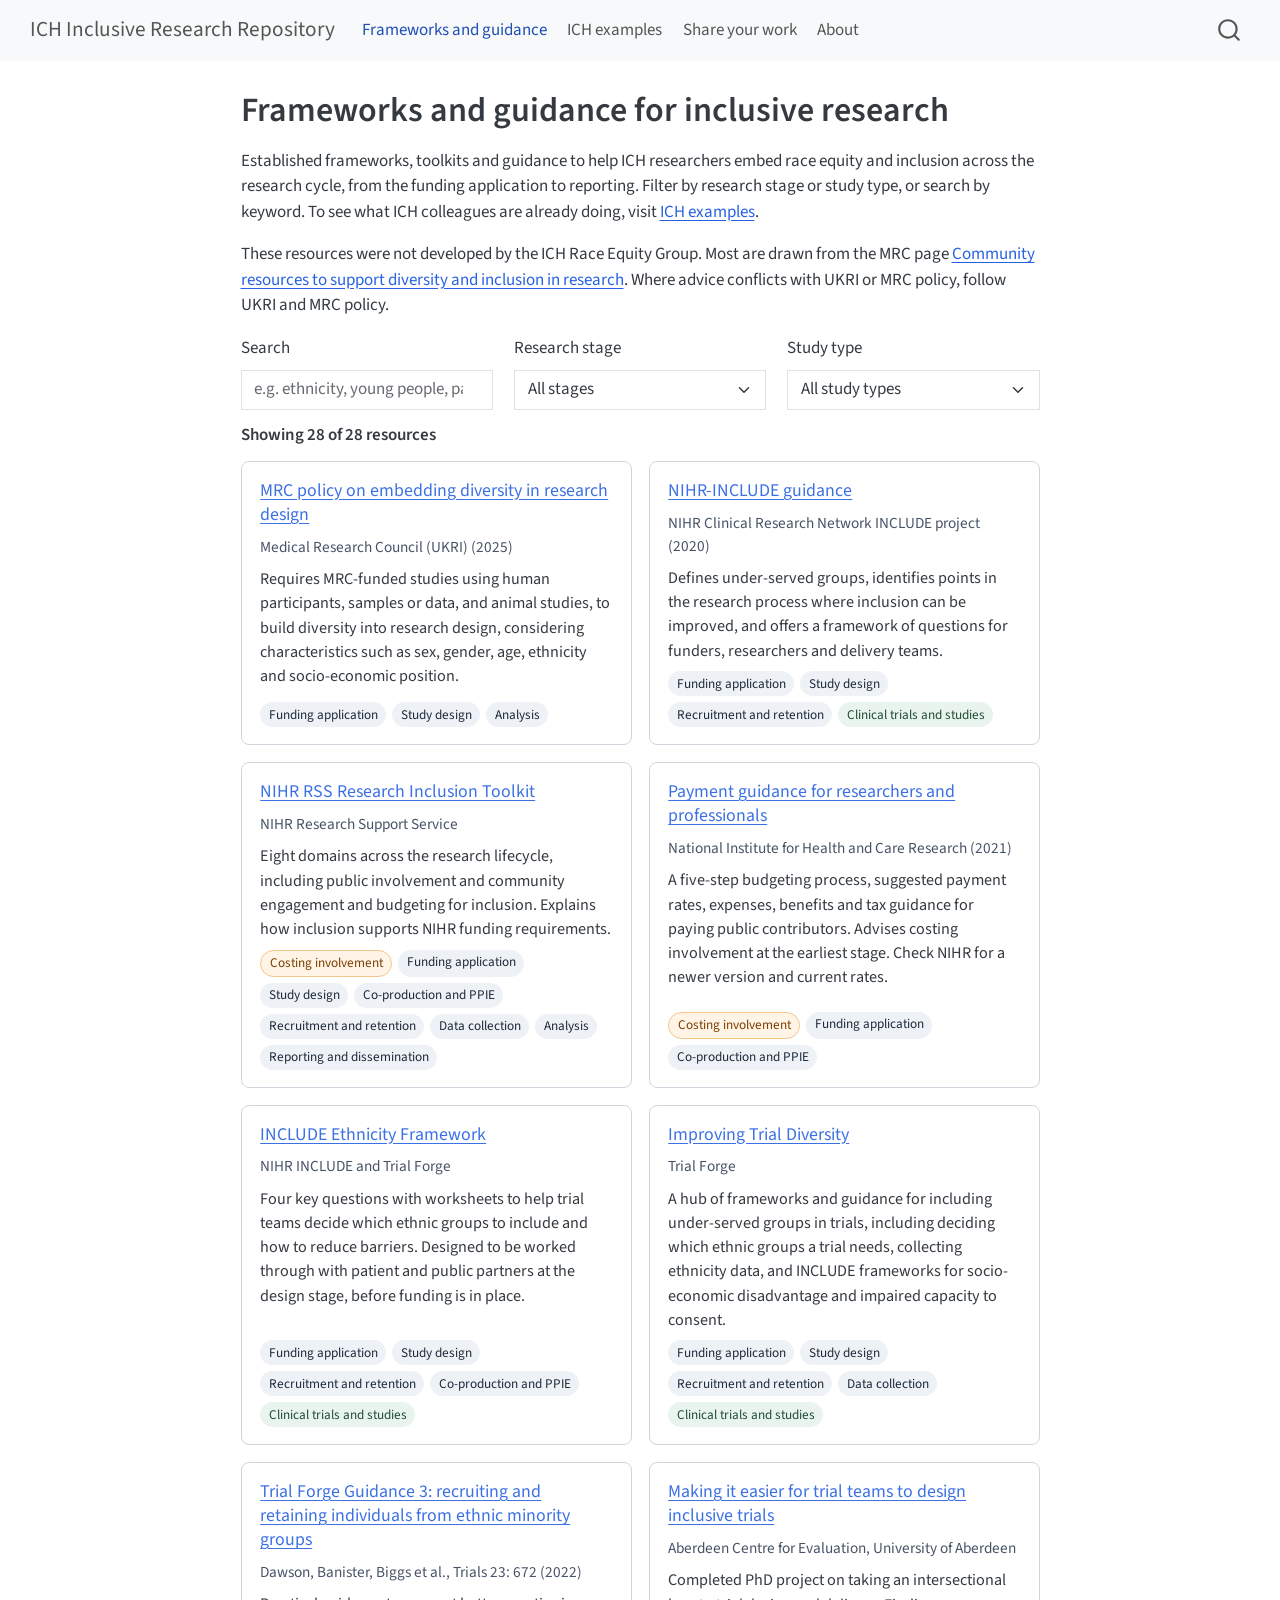
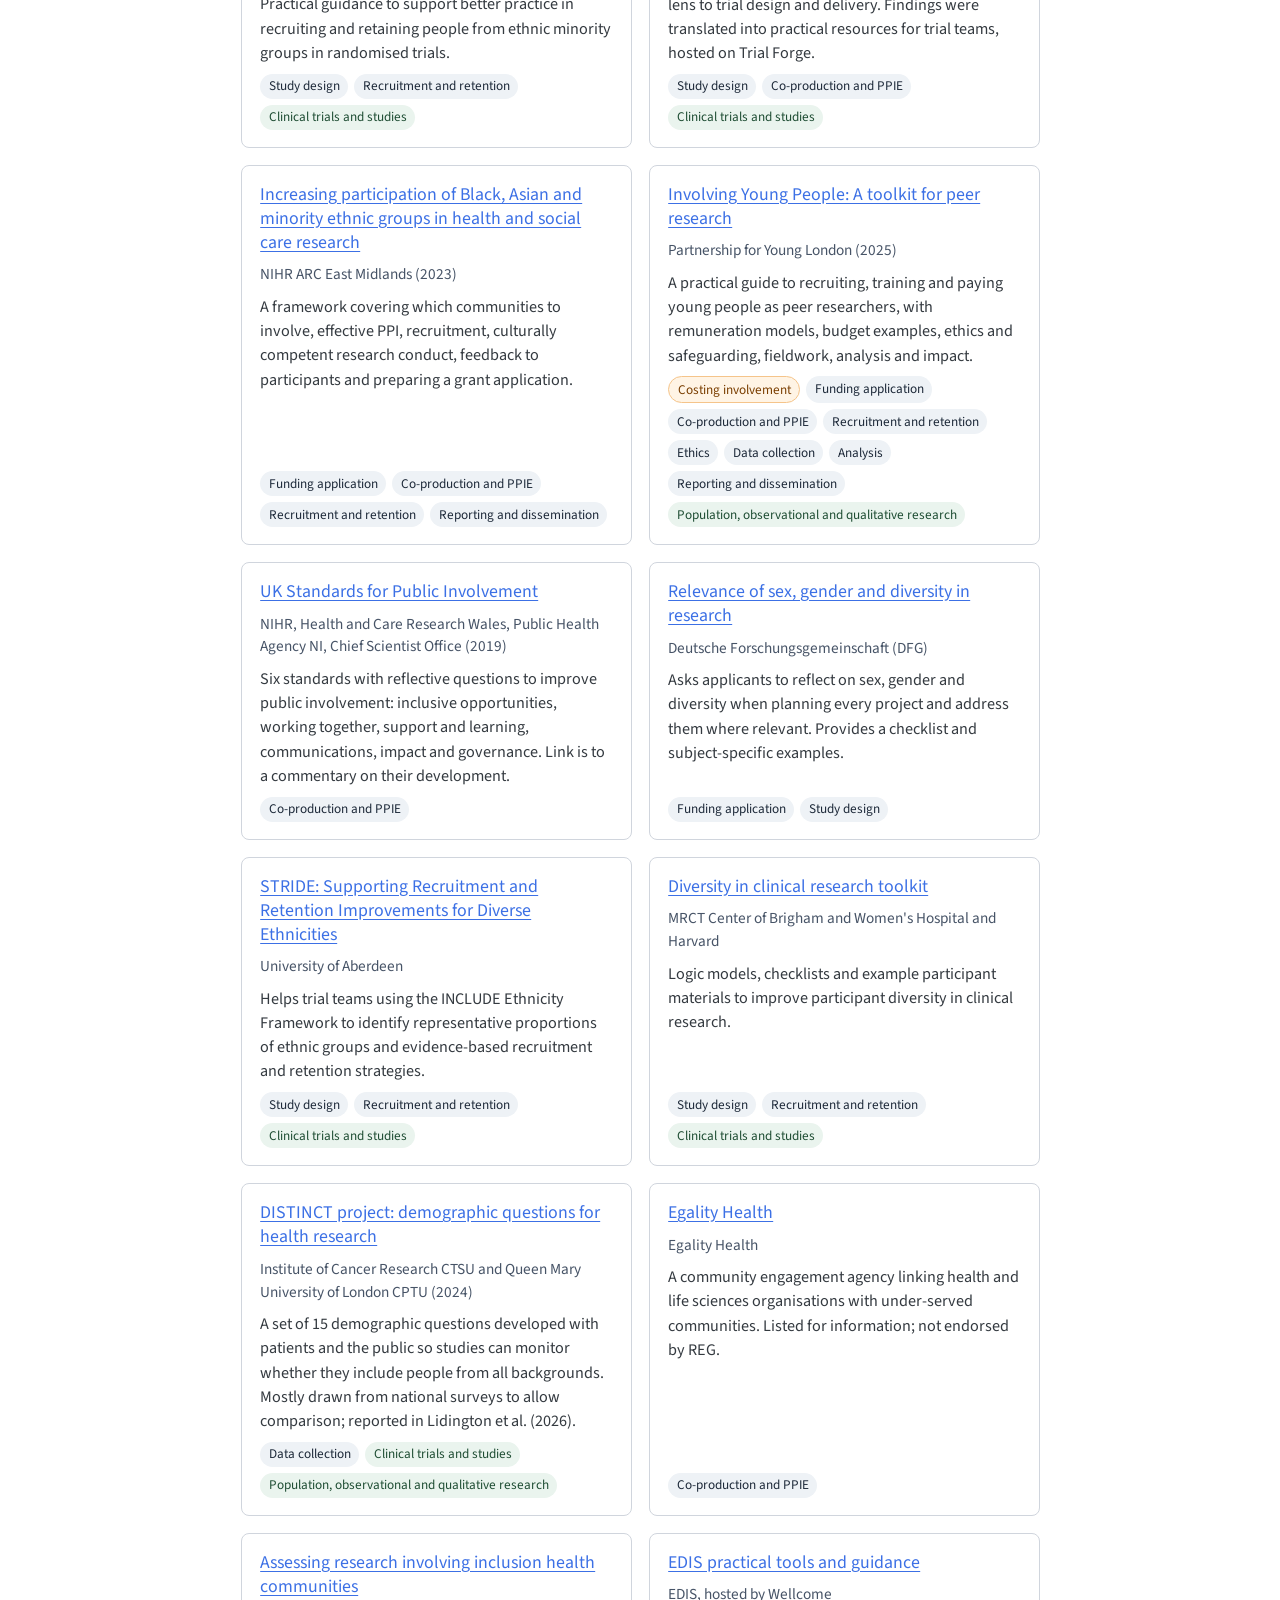
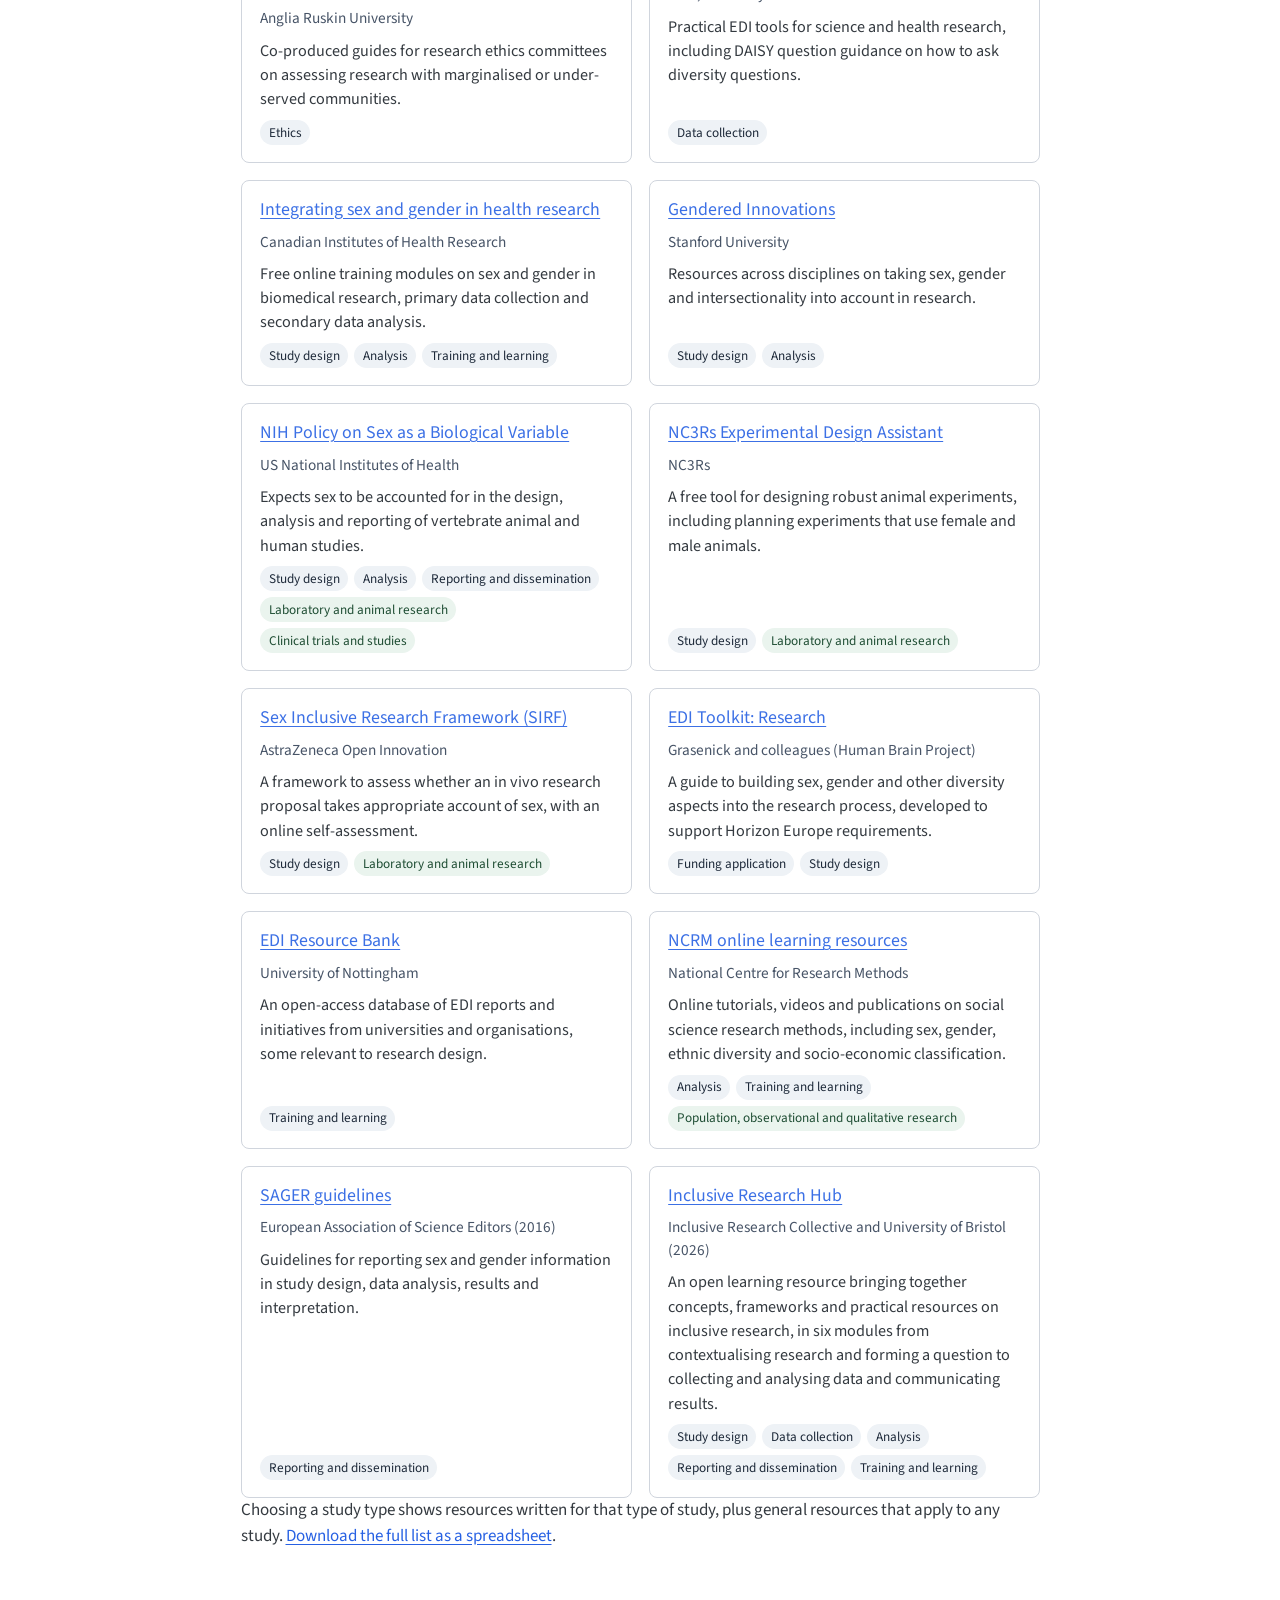
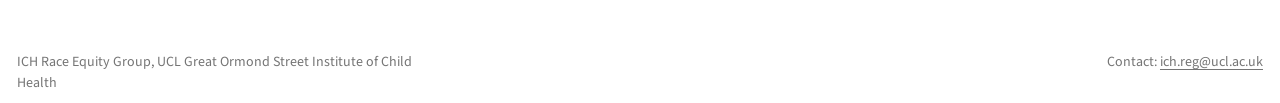
<file: docs/index.html>
<!DOCTYPE html>
<html xmlns="http://www.w3.org/1999/xhtml" lang="en-GB" xml:lang="en-GB"><head>

<meta charset="utf-8">
<meta name="generator" content="quarto-1.9.38">

<meta name="viewport" content="width=device-width, initial-scale=1.0, user-scalable=yes">


<title>Frameworks and guidance for inclusive research – ICH Inclusive Research Repository</title>
<style>
/* Default styles provided by pandoc.
** See https://pandoc.org/MANUAL.html#variables-for-html for config info.
*/
code{white-space: pre-wrap;}
span.smallcaps{font-variant: small-caps;}
div.columns{display: flex; gap: min(4vw, 1.5em);}
div.column{flex: auto; overflow-x: auto;}
div.hanging-indent{margin-left: 1.5em; text-indent: -1.5em;}
ul.task-list{list-style: none;}
ul.task-list li input[type="checkbox"] {
  width: 0.8em;
  margin: 0 0.8em 0.2em -1em; /* quarto-specific, see https://github.com/quarto-dev/quarto-cli/issues/4556 */ 
  vertical-align: middle;
}
</style>


<script src="site_libs/quarto-nav/quarto-nav.js"></script>
<script src="site_libs/quarto-nav/headroom.min.js"></script>
<script src="site_libs/clipboard/clipboard.min.js"></script>
<script src="site_libs/quarto-search/autocomplete.umd.js"></script>
<script src="site_libs/quarto-search/fuse.min.js"></script>
<script src="site_libs/quarto-search/quarto-search.js"></script>
<meta name="quarto:offset" content="./">
<script src="site_libs/quarto-html/quarto.js" type="module"></script>
<script src="site_libs/quarto-html/tabsets/tabsets.js" type="module"></script>
<script src="site_libs/quarto-html/popper.min.js"></script>
<script src="site_libs/quarto-html/tippy.umd.min.js"></script>
<script src="site_libs/quarto-html/anchor.min.js"></script>
<link href="site_libs/quarto-html/tippy.css" rel="stylesheet">
<link href="site_libs/quarto-html/quarto-syntax-highlighting-15634bcf2e68342d4ad2dfa704d543f6.css" rel="stylesheet" id="quarto-text-highlighting-styles">
<script src="site_libs/bootstrap/bootstrap.min.js"></script>
<link href="site_libs/bootstrap/bootstrap-icons.css" rel="stylesheet">
<link href="site_libs/bootstrap/bootstrap-158031087360bce0ff56dc785ce39e06.min.css" rel="stylesheet" append-hash="true" id="quarto-bootstrap" data-mode="light">
<script id="quarto-search-options" type="application/json">{
  "location": "navbar",
  "copy-button": false,
  "collapse-after": 3,
  "panel-placement": "end",
  "type": "overlay",
  "limit": 50,
  "keyboard-shortcut": [
    "f",
    "/",
    "s"
  ],
  "show-item-context": false,
  "language": {
    "search-no-results-text": "No results",
    "search-matching-documents-text": "matching documents",
    "search-copy-link-title": "Copy link to search",
    "search-hide-matches-text": "Hide additional matches",
    "search-more-match-text": "more match in this document",
    "search-more-matches-text": "more matches in this document",
    "search-clear-button-title": "Clear",
    "search-text-placeholder": "",
    "search-detached-cancel-button-title": "Cancel",
    "search-submit-button-title": "Submit",
    "search-label": "Search"
  }
}</script>


<link rel="stylesheet" href="styles.css">
</head>

<body class="nav-fixed fullcontent quarto-light">

<div id="quarto-search-results"></div>
  <header id="quarto-header" class="headroom fixed-top">
    <nav class="navbar navbar-expand-lg " data-bs-theme="dark">
      <div class="navbar-container container-fluid">
      <div class="navbar-brand-container mx-auto">
    <a class="navbar-brand" href="./index.html">
    <span class="navbar-title">ICH Inclusive Research Repository</span>
    </a>
  </div>
            <div id="quarto-search" class="" title="Search"></div>
          <button class="navbar-toggler" type="button" data-bs-toggle="collapse" data-bs-target="#navbarCollapse" aria-controls="navbarCollapse" role="menu" aria-expanded="false" aria-label="Toggle navigation" onclick="if (window.quartoToggleHeadroom) { window.quartoToggleHeadroom(); }">
  <span class="navbar-toggler-icon"></span>
</button>
          <div class="collapse navbar-collapse" id="navbarCollapse">
            <ul class="navbar-nav navbar-nav-scroll me-auto">
  <li class="nav-item">
    <a class="nav-link active" href="./index.html" aria-current="page"> 
<span class="menu-text">Frameworks and guidance</span></a>
  </li>  
  <li class="nav-item">
    <a class="nav-link" href="./examples.html"> 
<span class="menu-text">ICH examples</span></a>
  </li>  
  <li class="nav-item">
    <a class="nav-link" href="./submit.html"> 
<span class="menu-text">Share your work</span></a>
  </li>  
  <li class="nav-item">
    <a class="nav-link" href="./about.html"> 
<span class="menu-text">About</span></a>
  </li>  
</ul>
          </div> <!-- /navcollapse -->
            <div class="quarto-navbar-tools">
</div>
      </div> <!-- /container-fluid -->
    </nav>
</header>
<!-- content -->
<div id="quarto-content" class="quarto-container page-columns page-rows-contents page-layout-article page-navbar">
<!-- sidebar -->
<!-- margin-sidebar -->
    
<!-- main -->
<main class="content" id="quarto-document-content">

<header id="title-block-header" class="quarto-title-block default">
<div class="quarto-title">
<h1 class="title">Frameworks and guidance for inclusive research</h1>
</div>



<div class="quarto-title-meta">

    
  
    
  </div>
  


</header>


<p>Established frameworks, toolkits and guidance to help ICH researchers embed race equity and inclusion across the research cycle, from the funding application to reporting. Filter by research stage or study type, or search by keyword. To see what ICH colleagues are already doing, visit <a href="./examples.html">ICH examples</a>.</p>
<p>These resources were not developed by the ICH Race Equity Group. Most are drawn from the MRC page <a href="https://www.ukri.org/about-us/mrc/our-policies-and-standards/embedding-diversity-in-research-design/community-resources-to-support-diversity-and-inclusion-in-research">Community resources to support diversity and inclusion in research</a>. Where advice conflicts with UKRI or MRC policy, follow UKRI and MRC policy.</p>
<div id="resources-app">
  <div class="filters">
    <div>
      <label for="f-search" class="form-label">Search</label>
      <input id="f-search" type="search" class="form-control" placeholder="e.g. ethnicity, young people, payment">
    </div>
    <div>
      <label for="f-stage" class="form-label">Research stage</label>
      <select id="f-stage" class="form-select"></select>
    </div>
    <div>
      <label for="f-type" class="form-label">Study type</label>
      <select id="f-type" class="form-select"></select>
    </div>
  </div>
  <p id="f-count" class="result-count" aria-live="polite">Loading resources…</p>
  <div id="f-list"></div>
  <noscript>This page needs JavaScript to filter resources. You can download the full list as a spreadsheet below.</noscript>
</div>
<p>Choosing a study type shows resources written for that type of study, plus general resources that apply to any study. <a href="data/resources.csv">Download the full list as a spreadsheet</a>.</p>



</main> <!-- /main -->
<script id="quarto-html-after-body" type="application/javascript">
  window.document.addEventListener("DOMContentLoaded", function (event) {
    const icon = "";
    const anchorJS = new window.AnchorJS();
    anchorJS.options = {
      placement: 'right',
      icon: icon
    };
    anchorJS.add('.anchored');
    const isCodeAnnotation = (el) => {
      for (const clz of el.classList) {
        if (clz.startsWith('code-annotation-')) {                     
          return true;
        }
      }
      return false;
    }
    const onCopySuccess = function(e) {
      // button target
      const button = e.trigger;
      // don't keep focus
      button.blur();
      // flash "checked"
      button.classList.add('code-copy-button-checked');
      var currentTitle = button.getAttribute("title");
      button.setAttribute("title", "Copied!");
      let tooltip;
      if (window.bootstrap) {
        button.setAttribute("data-bs-toggle", "tooltip");
        button.setAttribute("data-bs-placement", "left");
        button.setAttribute("data-bs-title", "Copied!");
        tooltip = new bootstrap.Tooltip(button, 
          { trigger: "manual", 
            customClass: "code-copy-button-tooltip",
            offset: [0, -8]});
        tooltip.show();    
      }
      setTimeout(function() {
        if (tooltip) {
          tooltip.hide();
          button.removeAttribute("data-bs-title");
          button.removeAttribute("data-bs-toggle");
          button.removeAttribute("data-bs-placement");
        }
        button.setAttribute("title", currentTitle);
        button.classList.remove('code-copy-button-checked');
      }, 1000);
      // clear code selection
      e.clearSelection();
    }
    const getTextToCopy = function(trigger) {
      const outerScaffold = trigger.parentElement.cloneNode(true);
      const codeEl = outerScaffold.querySelector('code');
      for (const childEl of codeEl.children) {
        if (isCodeAnnotation(childEl)) {
          childEl.remove();
        }
      }
      return codeEl.innerText;
    }
    const clipboard = new window.ClipboardJS('.code-copy-button:not([data-in-quarto-modal])', {
      text: getTextToCopy
    });
    clipboard.on('success', onCopySuccess);
    if (window.document.getElementById('quarto-embedded-source-code-modal')) {
      const clipboardModal = new window.ClipboardJS('.code-copy-button[data-in-quarto-modal]', {
        text: getTextToCopy,
        container: window.document.getElementById('quarto-embedded-source-code-modal')
      });
      clipboardModal.on('success', onCopySuccess);
    }
      var localhostRegex = new RegExp(/^(?:http|https):\/\/localhost\:?[0-9]*\//);
      var mailtoRegex = new RegExp(/^mailto:/);
        var filterRegex = new RegExp('/' + window.location.host + '/');
      var isInternal = (href) => {
          return filterRegex.test(href) || localhostRegex.test(href) || mailtoRegex.test(href);
      }
      // Inspect non-navigation links and adorn them if external
     var links = window.document.querySelectorAll('a[href]:not(.nav-link):not(.navbar-brand):not(.toc-action):not(.sidebar-link):not(.sidebar-item-toggle):not(.pagination-link):not(.no-external):not([aria-hidden]):not(.dropdown-item):not(.quarto-navigation-tool):not(.about-link)');
      for (var i=0; i<links.length; i++) {
        const link = links[i];
        if (!isInternal(link.href)) {
          // undo the damage that might have been done by quarto-nav.js in the case of
          // links that we want to consider external
          if (link.dataset.originalHref !== undefined) {
            link.href = link.dataset.originalHref;
          }
        }
      }
    function tippyHover(el, contentFn, onTriggerFn, onUntriggerFn) {
      const config = {
        allowHTML: true,
        maxWidth: 500,
        delay: 100,
        arrow: false,
        appendTo: function(el) {
            return el.parentElement;
        },
        interactive: true,
        interactiveBorder: 10,
        theme: 'quarto',
        placement: 'bottom-start',
      };
      if (contentFn) {
        config.content = contentFn;
      }
      if (onTriggerFn) {
        config.onTrigger = onTriggerFn;
      }
      if (onUntriggerFn) {
        config.onUntrigger = onUntriggerFn;
      }
      window.tippy(el, config); 
    }
    const noterefs = window.document.querySelectorAll('a[role="doc-noteref"]');
    for (var i=0; i<noterefs.length; i++) {
      const ref = noterefs[i];
      tippyHover(ref, function() {
        // use id or data attribute instead here
        let href = ref.getAttribute('data-footnote-href') || ref.getAttribute('href');
        try { href = new URL(href).hash; } catch {}
        const id = href.replace(/^#\/?/, "");
        const note = window.document.getElementById(id);
        if (note) {
          return note.innerHTML;
        } else {
          return "";
        }
      });
    }
    const xrefs = window.document.querySelectorAll('a.quarto-xref');
    const processXRef = (id, note) => {
      // Strip column container classes
      const stripColumnClz = (el) => {
        el.classList.remove("page-full", "page-columns");
        if (el.children) {
          for (const child of el.children) {
            stripColumnClz(child);
          }
        }
      }
      stripColumnClz(note)
      if (id === null || id.startsWith('sec-')) {
        // Special case sections, only their first couple elements
        const container = document.createElement("div");
        if (note.children && note.children.length > 2) {
          container.appendChild(note.children[0].cloneNode(true));
          for (let i = 1; i < note.children.length; i++) {
            const child = note.children[i];
            if (child.tagName === "P" && child.innerText === "") {
              continue;
            } else {
              container.appendChild(child.cloneNode(true));
              break;
            }
          }
          if (window.Quarto?.typesetMath) {
            window.Quarto.typesetMath(container);
          }
          return container.innerHTML
        } else {
          if (window.Quarto?.typesetMath) {
            window.Quarto.typesetMath(note);
          }
          return note.innerHTML;
        }
      } else {
        // Remove any anchor links if they are present
        const anchorLink = note.querySelector('a.anchorjs-link');
        if (anchorLink) {
          anchorLink.remove();
        }
        if (window.Quarto?.typesetMath) {
          window.Quarto.typesetMath(note);
        }
        if (note.classList.contains("callout")) {
          return note.outerHTML;
        } else {
          return note.innerHTML;
        }
      }
    }
    for (var i=0; i<xrefs.length; i++) {
      const xref = xrefs[i];
      tippyHover(xref, undefined, function(instance) {
        instance.disable();
        let url = xref.getAttribute('href');
        let hash = undefined; 
        if (url.startsWith('#')) {
          hash = url;
        } else {
          try { hash = new URL(url).hash; } catch {}
        }
        if (hash) {
          const id = hash.replace(/^#\/?/, "");
          const note = window.document.getElementById(id);
          if (note !== null) {
            try {
              const html = processXRef(id, note.cloneNode(true));
              instance.setContent(html);
            } finally {
              instance.enable();
              instance.show();
            }
          } else {
            // See if we can fetch this
            fetch(url.split('#')[0])
            .then(res => res.text())
            .then(html => {
              const parser = new DOMParser();
              const htmlDoc = parser.parseFromString(html, "text/html");
              const note = htmlDoc.getElementById(id);
              if (note !== null) {
                const html = processXRef(id, note);
                instance.setContent(html);
              } 
            }).finally(() => {
              instance.enable();
              instance.show();
            });
          }
        } else {
          // See if we can fetch a full url (with no hash to target)
          // This is a special case and we should probably do some content thinning / targeting
          fetch(url)
          .then(res => res.text())
          .then(html => {
            const parser = new DOMParser();
            const htmlDoc = parser.parseFromString(html, "text/html");
            const note = htmlDoc.querySelector('main.content');
            if (note !== null) {
              // This should only happen for chapter cross references
              // (since there is no id in the URL)
              // remove the first header
              if (note.children.length > 0 && note.children[0].tagName === "HEADER") {
                note.children[0].remove();
              }
              const html = processXRef(null, note);
              instance.setContent(html);
            } 
          }).finally(() => {
            instance.enable();
            instance.show();
          });
        }
      }, function(instance) {
      });
    }
        let selectedAnnoteEl;
        const selectorForAnnotation = ( cell, annotation) => {
          let cellAttr = 'data-code-cell="' + cell + '"';
          let lineAttr = 'data-code-annotation="' +  annotation + '"';
          const selector = 'span[' + cellAttr + '][' + lineAttr + ']';
          return selector;
        }
        const selectCodeLines = (annoteEl) => {
          const doc = window.document;
          const targetCell = annoteEl.getAttribute("data-target-cell");
          const targetAnnotation = annoteEl.getAttribute("data-target-annotation");
          const annoteSpan = window.document.querySelector(selectorForAnnotation(targetCell, targetAnnotation));
          const lines = annoteSpan.getAttribute("data-code-lines").split(",");
          const lineIds = lines.map((line) => {
            return targetCell + "-" + line;
          })
          let top = null;
          let height = null;
          let parent = null;
          if (lineIds.length > 0) {
              //compute the position of the single el (top and bottom and make a div)
              const el = window.document.getElementById(lineIds[0]);
              top = el.offsetTop;
              height = el.offsetHeight;
              parent = el.parentElement.parentElement;
            if (lineIds.length > 1) {
              const lastEl = window.document.getElementById(lineIds[lineIds.length - 1]);
              const bottom = lastEl.offsetTop + lastEl.offsetHeight;
              height = bottom - top;
            }
            if (top !== null && height !== null && parent !== null) {
              // cook up a div (if necessary) and position it 
              let div = window.document.getElementById("code-annotation-line-highlight");
              if (div === null) {
                div = window.document.createElement("div");
                div.setAttribute("id", "code-annotation-line-highlight");
                div.style.position = 'absolute';
                parent.appendChild(div);
              }
              div.style.top = top - 2 + "px";
              div.style.height = height + 4 + "px";
              div.style.left = 0;
              let gutterDiv = window.document.getElementById("code-annotation-line-highlight-gutter");
              if (gutterDiv === null) {
                gutterDiv = window.document.createElement("div");
                gutterDiv.setAttribute("id", "code-annotation-line-highlight-gutter");
                gutterDiv.style.position = 'absolute';
                const codeCell = window.document.getElementById(targetCell);
                const gutter = codeCell.querySelector('.code-annotation-gutter');
                gutter.appendChild(gutterDiv);
              }
              gutterDiv.style.top = top - 2 + "px";
              gutterDiv.style.height = height + 4 + "px";
            }
            selectedAnnoteEl = annoteEl;
          }
        };
        const unselectCodeLines = () => {
          const elementsIds = ["code-annotation-line-highlight", "code-annotation-line-highlight-gutter"];
          elementsIds.forEach((elId) => {
            const div = window.document.getElementById(elId);
            if (div) {
              div.remove();
            }
          });
          selectedAnnoteEl = undefined;
        };
          // Handle positioning of the toggle
      window.addEventListener(
        "resize",
        throttle(() => {
          elRect = undefined;
          if (selectedAnnoteEl) {
            selectCodeLines(selectedAnnoteEl);
          }
        }, 10)
      );
      function throttle(fn, ms) {
      let throttle = false;
      let timer;
        return (...args) => {
          if(!throttle) { // first call gets through
              fn.apply(this, args);
              throttle = true;
          } else { // all the others get throttled
              if(timer) clearTimeout(timer); // cancel #2
              timer = setTimeout(() => {
                fn.apply(this, args);
                timer = throttle = false;
              }, ms);
          }
        };
      }
        // Attach click handler to the DT
        const annoteDls = window.document.querySelectorAll('dt[data-target-cell]');
        for (const annoteDlNode of annoteDls) {
          annoteDlNode.addEventListener('click', (event) => {
            const clickedEl = event.target;
            if (clickedEl !== selectedAnnoteEl) {
              unselectCodeLines();
              const activeEl = window.document.querySelector('dt[data-target-cell].code-annotation-active');
              if (activeEl) {
                activeEl.classList.remove('code-annotation-active');
              }
              selectCodeLines(clickedEl);
              clickedEl.classList.add('code-annotation-active');
            } else {
              // Unselect the line
              unselectCodeLines();
              clickedEl.classList.remove('code-annotation-active');
            }
          });
        }
    const findCites = (el) => {
      const parentEl = el.parentElement;
      if (parentEl) {
        const cites = parentEl.dataset.cites;
        if (cites) {
          return {
            el,
            cites: cites.split(' ')
          };
        } else {
          return findCites(el.parentElement)
        }
      } else {
        return undefined;
      }
    };
    var bibliorefs = window.document.querySelectorAll('a[role="doc-biblioref"]');
    for (var i=0; i<bibliorefs.length; i++) {
      const ref = bibliorefs[i];
      const citeInfo = findCites(ref);
      if (citeInfo) {
        tippyHover(citeInfo.el, function() {
          var popup = window.document.createElement('div');
          citeInfo.cites.forEach(function(cite) {
            var citeDiv = window.document.createElement('div');
            citeDiv.classList.add('hanging-indent');
            citeDiv.classList.add('csl-entry');
            var biblioDiv = window.document.getElementById('ref-' + cite);
            if (biblioDiv) {
              citeDiv.innerHTML = biblioDiv.innerHTML;
            }
            popup.appendChild(citeDiv);
          });
          return popup.innerHTML;
        });
      }
    }
  });
  </script>
</div> <!-- /content -->
<footer class="footer">
  <div class="nav-footer">
    <div class="nav-footer-left">
<p>ICH Race Equity Group, UCL Great Ormond Street Institute of Child Health</p>
</div>   
    <div class="nav-footer-center">
      &nbsp;
    </div>
    <div class="nav-footer-right">
<p>Contact: <a href="mailto:ich.reg@ucl.ac.uk">ich.reg@ucl.ac.uk</a></p>
</div>
  </div>
</footer>
<script src="repo.js"></script>




</body></html>
</file>
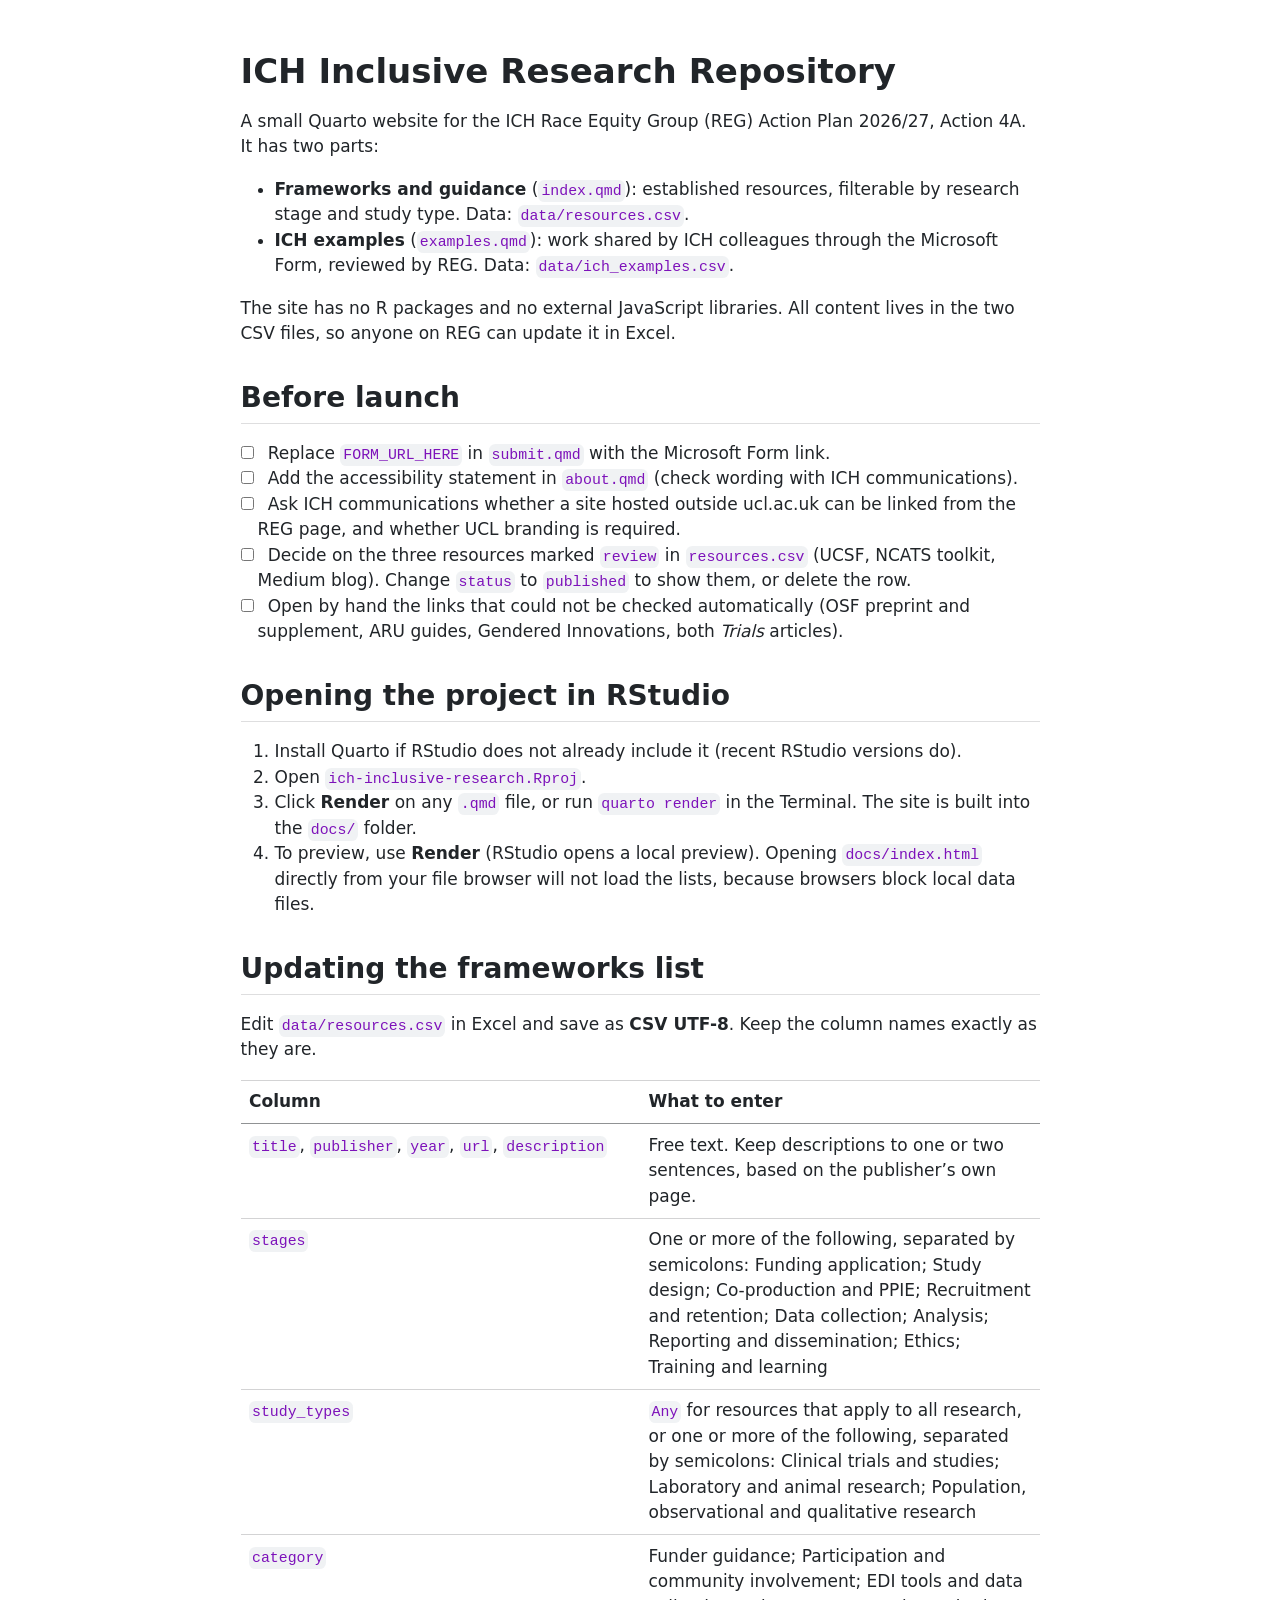
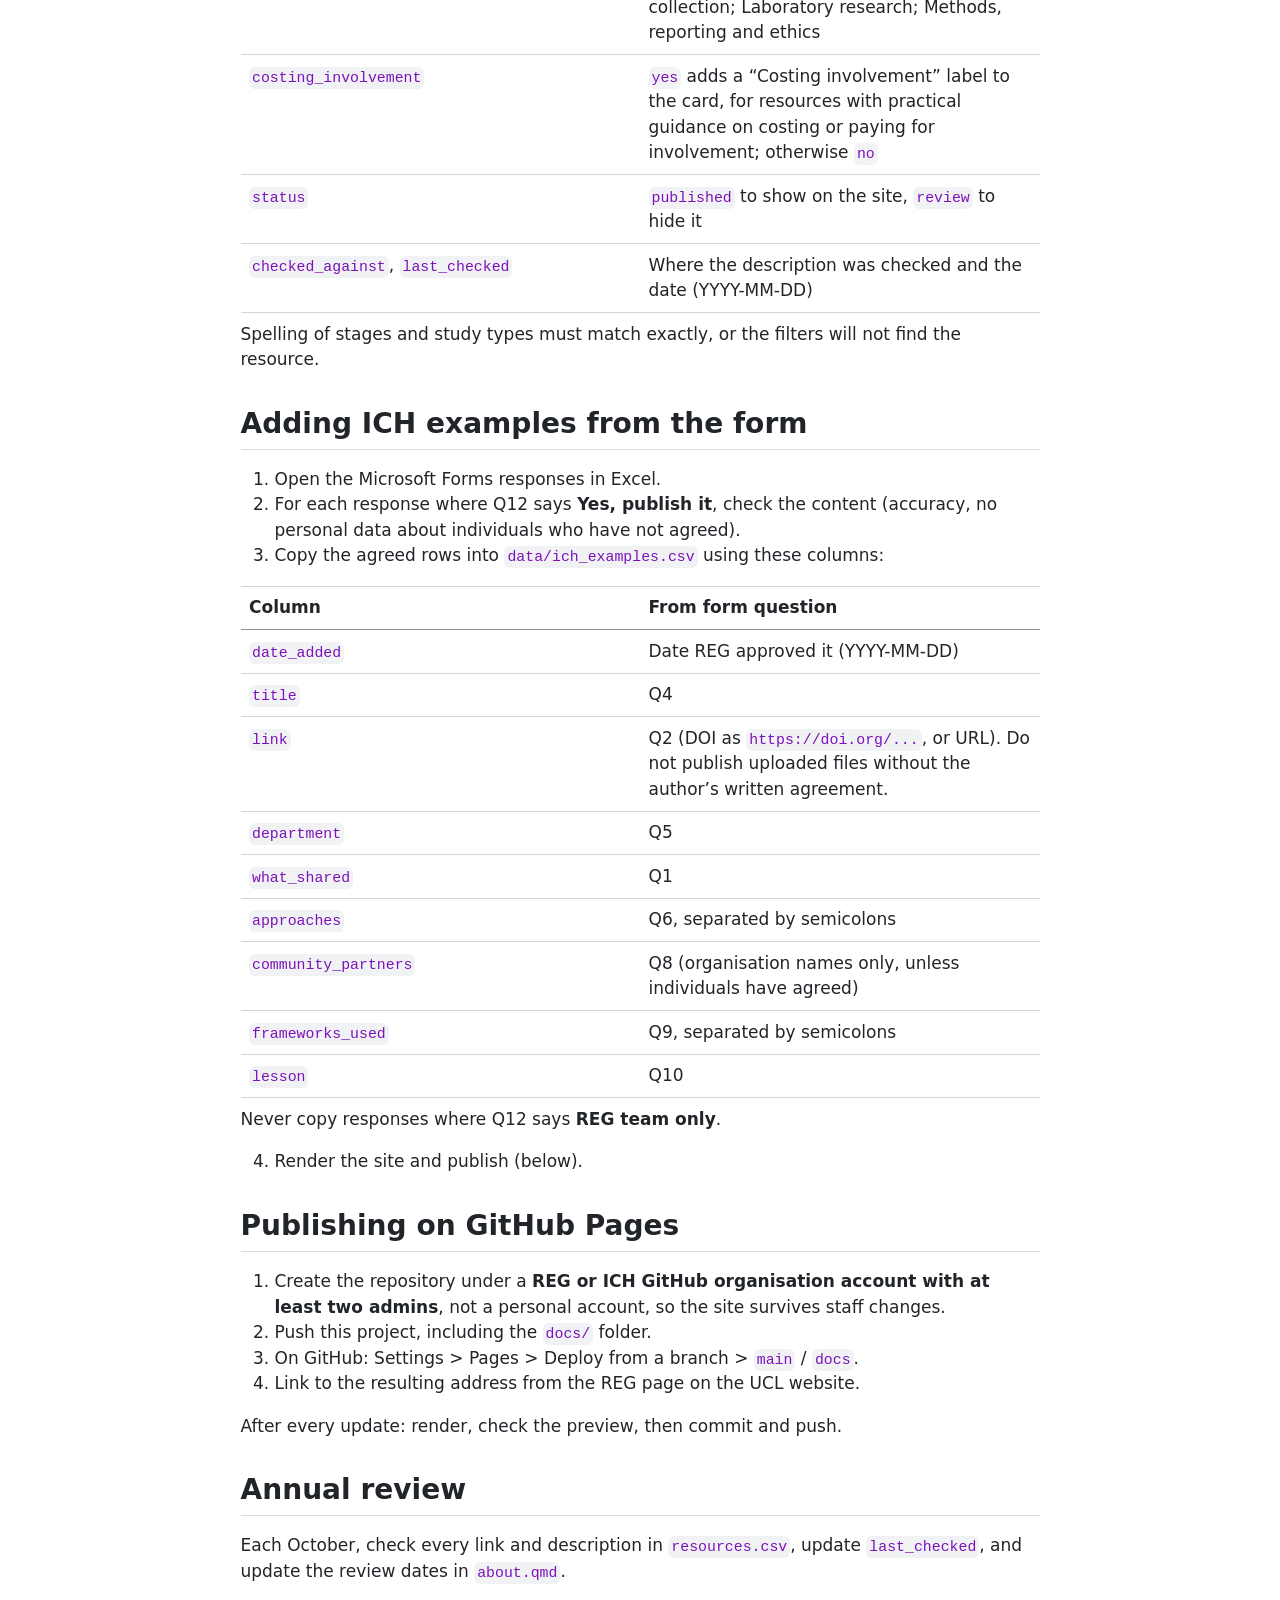
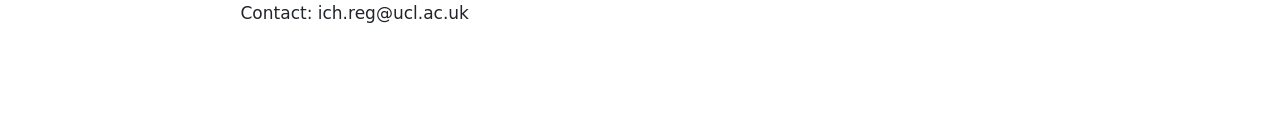
<file: README.html>
<!DOCTYPE html>
<html xmlns="http://www.w3.org/1999/xhtml" lang="en" xml:lang="en"><head>

<meta charset="utf-8">
<meta name="generator" content="quarto-1.9.38">

<meta name="viewport" content="width=device-width, initial-scale=1.0, user-scalable=yes">


<title>readme</title>
<style>
/* Default styles provided by pandoc.
** See https://pandoc.org/MANUAL.html#variables-for-html for config info.
*/
code{white-space: pre-wrap;}
span.smallcaps{font-variant: small-caps;}
div.columns{display: flex; gap: min(4vw, 1.5em);}
div.column{flex: auto; overflow-x: auto;}
div.hanging-indent{margin-left: 1.5em; text-indent: -1.5em;}
ul.task-list{list-style: none;}
ul.task-list li input[type="checkbox"] {
  width: 0.8em;
  margin: 0 0.8em 0.2em -1em; /* quarto-specific, see https://github.com/quarto-dev/quarto-cli/issues/4556 */ 
  vertical-align: middle;
}
</style>


<script src="README_files/libs/clipboard/clipboard.min.js"></script>
<script src="README_files/libs/quarto-html/quarto.js" type="module"></script>
<script src="README_files/libs/quarto-html/tabsets/tabsets.js" type="module"></script>
<script src="README_files/libs/quarto-html/popper.min.js"></script>
<script src="README_files/libs/quarto-html/tippy.umd.min.js"></script>
<script src="README_files/libs/quarto-html/anchor.min.js"></script>
<link href="README_files/libs/quarto-html/tippy.css" rel="stylesheet">
<link href="README_files/libs/quarto-html/quarto-syntax-highlighting-15634bcf2e68342d4ad2dfa704d543f6.css" rel="stylesheet" id="quarto-text-highlighting-styles">
<script src="README_files/libs/bootstrap/bootstrap.min.js"></script>
<link href="README_files/libs/bootstrap/bootstrap-icons.css" rel="stylesheet">
<link href="README_files/libs/bootstrap/bootstrap-138a6193a3bd40baf1e627da441a4734.min.css" rel="stylesheet" append-hash="true" id="quarto-bootstrap" data-mode="light">


</head>

<body class="fullcontent quarto-light">

<div id="quarto-content" class="page-columns page-rows-contents page-layout-article">

<main class="content" id="quarto-document-content">




<section id="ich-inclusive-research-repository" class="level1">
<h1>ICH Inclusive Research Repository</h1>
<p>A small Quarto website for the ICH Race Equity Group (REG) Action Plan 2026/27, Action 4A. It has two parts:</p>
<ul>
<li><strong>Frameworks and guidance</strong> (<code>index.qmd</code>): established resources, filterable by research stage and study type. Data: <code>data/resources.csv</code>.</li>
<li><strong>ICH examples</strong> (<code>examples.qmd</code>): work shared by ICH colleagues through the Microsoft Form, reviewed by REG. Data: <code>data/ich_examples.csv</code>.</li>
</ul>
<p>The site has no R packages and no external JavaScript libraries. All content lives in the two CSV files, so anyone on REG can update it in Excel.</p>
<section id="before-launch" class="level2">
<h2 class="anchored" data-anchor-id="before-launch">Before launch</h2>
<ul class="task-list">
<li><label><input type="checkbox">Replace <code>FORM_URL_HERE</code> in <code>submit.qmd</code> with the Microsoft Form link.</label></li>
<li><label><input type="checkbox">Add the accessibility statement in <code>about.qmd</code> (check wording with ICH communications).</label></li>
<li><label><input type="checkbox">Ask ICH communications whether a site hosted outside ucl.ac.uk can be linked from the REG page, and whether UCL branding is required.</label></li>
<li><label><input type="checkbox">Decide on the three resources marked <code>review</code> in <code>resources.csv</code> (UCSF, NCATS toolkit, Medium blog). Change <code>status</code> to <code>published</code> to show them, or delete the row.</label></li>
<li><label><input type="checkbox">Open by hand the links that could not be checked automatically (OSF preprint and supplement, ARU guides, Gendered Innovations, both <em>Trials</em> articles).</label></li>
</ul>
</section>
<section id="opening-the-project-in-rstudio" class="level2">
<h2 class="anchored" data-anchor-id="opening-the-project-in-rstudio">Opening the project in RStudio</h2>
<ol type="1">
<li>Install Quarto if RStudio does not already include it (recent RStudio versions do).</li>
<li>Open <code>ich-inclusive-research.Rproj</code>.</li>
<li>Click <strong>Render</strong> on any <code>.qmd</code> file, or run <code>quarto render</code> in the Terminal. The site is built into the <code>docs/</code> folder.</li>
<li>To preview, use <strong>Render</strong> (RStudio opens a local preview). Opening <code>docs/index.html</code> directly from your file browser will not load the lists, because browsers block local data files.</li>
</ol>
</section>
<section id="updating-the-frameworks-list" class="level2">
<h2 class="anchored" data-anchor-id="updating-the-frameworks-list">Updating the frameworks list</h2>
<p>Edit <code>data/resources.csv</code> in Excel and save as <strong>CSV UTF-8</strong>. Keep the column names exactly as they are.</p>
<table class="caption-top table">
<colgroup>
<col style="width: 50%">
<col style="width: 50%">
</colgroup>
<thead>
<tr class="header">
<th>Column</th>
<th>What to enter</th>
</tr>
</thead>
<tbody>
<tr class="odd">
<td><code>title</code>, <code>publisher</code>, <code>year</code>, <code>url</code>, <code>description</code></td>
<td>Free text. Keep descriptions to one or two sentences, based on the publisher’s own page.</td>
</tr>
<tr class="even">
<td><code>stages</code></td>
<td>One or more of the following, separated by semicolons: Funding application; Study design; Co-production and PPIE; Recruitment and retention; Data collection; Analysis; Reporting and dissemination; Ethics; Training and learning</td>
</tr>
<tr class="odd">
<td><code>study_types</code></td>
<td><code>Any</code> for resources that apply to all research, or one or more of the following, separated by semicolons: Clinical trials and studies; Laboratory and animal research; Population, observational and qualitative research</td>
</tr>
<tr class="even">
<td><code>category</code></td>
<td>Funder guidance; Participation and community involvement; EDI tools and data collection; Laboratory research; Methods, reporting and ethics</td>
</tr>
<tr class="odd">
<td><code>costing_involvement</code></td>
<td><code>yes</code> adds a “Costing involvement” label to the card, for resources with practical guidance on costing or paying for involvement; otherwise <code>no</code></td>
</tr>
<tr class="even">
<td><code>status</code></td>
<td><code>published</code> to show on the site, <code>review</code> to hide it</td>
</tr>
<tr class="odd">
<td><code>checked_against</code>, <code>last_checked</code></td>
<td>Where the description was checked and the date (YYYY-MM-DD)</td>
</tr>
</tbody>
</table>
<p>Spelling of stages and study types must match exactly, or the filters will not find the resource.</p>
</section>
<section id="adding-ich-examples-from-the-form" class="level2">
<h2 class="anchored" data-anchor-id="adding-ich-examples-from-the-form">Adding ICH examples from the form</h2>
<ol type="1">
<li>Open the Microsoft Forms responses in Excel.</li>
<li>For each response where Q12 says <strong>Yes, publish it</strong>, check the content (accuracy, no personal data about individuals who have not agreed).</li>
<li>Copy the agreed rows into <code>data/ich_examples.csv</code> using these columns:</li>
</ol>
<table class="caption-top table">
<colgroup>
<col style="width: 50%">
<col style="width: 50%">
</colgroup>
<thead>
<tr class="header">
<th>Column</th>
<th>From form question</th>
</tr>
</thead>
<tbody>
<tr class="odd">
<td><code>date_added</code></td>
<td>Date REG approved it (YYYY-MM-DD)</td>
</tr>
<tr class="even">
<td><code>title</code></td>
<td>Q4</td>
</tr>
<tr class="odd">
<td><code>link</code></td>
<td>Q2 (DOI as <code>https://doi.org/...</code>, or URL). Do not publish uploaded files without the author’s written agreement.</td>
</tr>
<tr class="even">
<td><code>department</code></td>
<td>Q5</td>
</tr>
<tr class="odd">
<td><code>what_shared</code></td>
<td>Q1</td>
</tr>
<tr class="even">
<td><code>approaches</code></td>
<td>Q6, separated by semicolons</td>
</tr>
<tr class="odd">
<td><code>community_partners</code></td>
<td>Q8 (organisation names only, unless individuals have agreed)</td>
</tr>
<tr class="even">
<td><code>frameworks_used</code></td>
<td>Q9, separated by semicolons</td>
</tr>
<tr class="odd">
<td><code>lesson</code></td>
<td>Q10</td>
</tr>
</tbody>
</table>
<p>Never copy responses where Q12 says <strong>REG team only</strong>.</p>
<ol start="4" type="1">
<li>Render the site and publish (below).</li>
</ol>
</section>
<section id="publishing-on-github-pages" class="level2">
<h2 class="anchored" data-anchor-id="publishing-on-github-pages">Publishing on GitHub Pages</h2>
<ol type="1">
<li>Create the repository under a <strong>REG or ICH GitHub organisation account with at least two admins</strong>, not a personal account, so the site survives staff changes.</li>
<li>Push this project, including the <code>docs/</code> folder.</li>
<li>On GitHub: Settings &gt; Pages &gt; Deploy from a branch &gt; <code>main</code> / <code>docs</code>.</li>
<li>Link to the resulting address from the REG page on the UCL website.</li>
</ol>
<p>After every update: render, check the preview, then commit and push.</p>
</section>
<section id="annual-review" class="level2">
<h2 class="anchored" data-anchor-id="annual-review">Annual review</h2>
<p>Each October, check every link and description in <code>resources.csv</code>, update <code>last_checked</code>, and update the review dates in <code>about.qmd</code>.</p>
<p>Contact: ich.reg@ucl.ac.uk</p>
</section>
</section>

</main>
<!-- /main column -->
<script id="quarto-html-after-body" type="application/javascript">
  window.document.addEventListener("DOMContentLoaded", function (event) {
    const icon = "";
    const anchorJS = new window.AnchorJS();
    anchorJS.options = {
      placement: 'right',
      icon: icon
    };
    anchorJS.add('.anchored');
    const isCodeAnnotation = (el) => {
      for (const clz of el.classList) {
        if (clz.startsWith('code-annotation-')) {                     
          return true;
        }
      }
      return false;
    }
    const onCopySuccess = function(e) {
      // button target
      const button = e.trigger;
      // don't keep focus
      button.blur();
      // flash "checked"
      button.classList.add('code-copy-button-checked');
      var currentTitle = button.getAttribute("title");
      button.setAttribute("title", "Copied!");
      let tooltip;
      if (window.bootstrap) {
        button.setAttribute("data-bs-toggle", "tooltip");
        button.setAttribute("data-bs-placement", "left");
        button.setAttribute("data-bs-title", "Copied!");
        tooltip = new bootstrap.Tooltip(button, 
          { trigger: "manual", 
            customClass: "code-copy-button-tooltip",
            offset: [0, -8]});
        tooltip.show();    
      }
      setTimeout(function() {
        if (tooltip) {
          tooltip.hide();
          button.removeAttribute("data-bs-title");
          button.removeAttribute("data-bs-toggle");
          button.removeAttribute("data-bs-placement");
        }
        button.setAttribute("title", currentTitle);
        button.classList.remove('code-copy-button-checked');
      }, 1000);
      // clear code selection
      e.clearSelection();
    }
    const getTextToCopy = function(trigger) {
      const outerScaffold = trigger.parentElement.cloneNode(true);
      const codeEl = outerScaffold.querySelector('code');
      for (const childEl of codeEl.children) {
        if (isCodeAnnotation(childEl)) {
          childEl.remove();
        }
      }
      return codeEl.innerText;
    }
    const clipboard = new window.ClipboardJS('.code-copy-button:not([data-in-quarto-modal])', {
      text: getTextToCopy
    });
    clipboard.on('success', onCopySuccess);
    if (window.document.getElementById('quarto-embedded-source-code-modal')) {
      const clipboardModal = new window.ClipboardJS('.code-copy-button[data-in-quarto-modal]', {
        text: getTextToCopy,
        container: window.document.getElementById('quarto-embedded-source-code-modal')
      });
      clipboardModal.on('success', onCopySuccess);
    }
      var localhostRegex = new RegExp(/^(?:http|https):\/\/localhost\:?[0-9]*\//);
      var mailtoRegex = new RegExp(/^mailto:/);
        var filterRegex = new RegExp('/' + window.location.host + '/');
      var isInternal = (href) => {
          return filterRegex.test(href) || localhostRegex.test(href) || mailtoRegex.test(href);
      }
      // Inspect non-navigation links and adorn them if external
     var links = window.document.querySelectorAll('a[href]:not(.nav-link):not(.navbar-brand):not(.toc-action):not(.sidebar-link):not(.sidebar-item-toggle):not(.pagination-link):not(.no-external):not([aria-hidden]):not(.dropdown-item):not(.quarto-navigation-tool):not(.about-link)');
      for (var i=0; i<links.length; i++) {
        const link = links[i];
        if (!isInternal(link.href)) {
          // undo the damage that might have been done by quarto-nav.js in the case of
          // links that we want to consider external
          if (link.dataset.originalHref !== undefined) {
            link.href = link.dataset.originalHref;
          }
        }
      }
    function tippyHover(el, contentFn, onTriggerFn, onUntriggerFn) {
      const config = {
        allowHTML: true,
        maxWidth: 500,
        delay: 100,
        arrow: false,
        appendTo: function(el) {
            return el.parentElement;
        },
        interactive: true,
        interactiveBorder: 10,
        theme: 'quarto',
        placement: 'bottom-start',
      };
      if (contentFn) {
        config.content = contentFn;
      }
      if (onTriggerFn) {
        config.onTrigger = onTriggerFn;
      }
      if (onUntriggerFn) {
        config.onUntrigger = onUntriggerFn;
      }
      window.tippy(el, config); 
    }
    const noterefs = window.document.querySelectorAll('a[role="doc-noteref"]');
    for (var i=0; i<noterefs.length; i++) {
      const ref = noterefs[i];
      tippyHover(ref, function() {
        // use id or data attribute instead here
        let href = ref.getAttribute('data-footnote-href') || ref.getAttribute('href');
        try { href = new URL(href).hash; } catch {}
        const id = href.replace(/^#\/?/, "");
        const note = window.document.getElementById(id);
        if (note) {
          return note.innerHTML;
        } else {
          return "";
        }
      });
    }
    const xrefs = window.document.querySelectorAll('a.quarto-xref');
    const processXRef = (id, note) => {
      // Strip column container classes
      const stripColumnClz = (el) => {
        el.classList.remove("page-full", "page-columns");
        if (el.children) {
          for (const child of el.children) {
            stripColumnClz(child);
          }
        }
      }
      stripColumnClz(note)
      if (id === null || id.startsWith('sec-')) {
        // Special case sections, only their first couple elements
        const container = document.createElement("div");
        if (note.children && note.children.length > 2) {
          container.appendChild(note.children[0].cloneNode(true));
          for (let i = 1; i < note.children.length; i++) {
            const child = note.children[i];
            if (child.tagName === "P" && child.innerText === "") {
              continue;
            } else {
              container.appendChild(child.cloneNode(true));
              break;
            }
          }
          if (window.Quarto?.typesetMath) {
            window.Quarto.typesetMath(container);
          }
          return container.innerHTML
        } else {
          if (window.Quarto?.typesetMath) {
            window.Quarto.typesetMath(note);
          }
          return note.innerHTML;
        }
      } else {
        // Remove any anchor links if they are present
        const anchorLink = note.querySelector('a.anchorjs-link');
        if (anchorLink) {
          anchorLink.remove();
        }
        if (window.Quarto?.typesetMath) {
          window.Quarto.typesetMath(note);
        }
        if (note.classList.contains("callout")) {
          return note.outerHTML;
        } else {
          return note.innerHTML;
        }
      }
    }
    for (var i=0; i<xrefs.length; i++) {
      const xref = xrefs[i];
      tippyHover(xref, undefined, function(instance) {
        instance.disable();
        let url = xref.getAttribute('href');
        let hash = undefined; 
        if (url.startsWith('#')) {
          hash = url;
        } else {
          try { hash = new URL(url).hash; } catch {}
        }
        if (hash) {
          const id = hash.replace(/^#\/?/, "");
          const note = window.document.getElementById(id);
          if (note !== null) {
            try {
              const html = processXRef(id, note.cloneNode(true));
              instance.setContent(html);
            } finally {
              instance.enable();
              instance.show();
            }
          } else {
            // See if we can fetch this
            fetch(url.split('#')[0])
            .then(res => res.text())
            .then(html => {
              const parser = new DOMParser();
              const htmlDoc = parser.parseFromString(html, "text/html");
              const note = htmlDoc.getElementById(id);
              if (note !== null) {
                const html = processXRef(id, note);
                instance.setContent(html);
              } 
            }).finally(() => {
              instance.enable();
              instance.show();
            });
          }
        } else {
          // See if we can fetch a full url (with no hash to target)
          // This is a special case and we should probably do some content thinning / targeting
          fetch(url)
          .then(res => res.text())
          .then(html => {
            const parser = new DOMParser();
            const htmlDoc = parser.parseFromString(html, "text/html");
            const note = htmlDoc.querySelector('main.content');
            if (note !== null) {
              // This should only happen for chapter cross references
              // (since there is no id in the URL)
              // remove the first header
              if (note.children.length > 0 && note.children[0].tagName === "HEADER") {
                note.children[0].remove();
              }
              const html = processXRef(null, note);
              instance.setContent(html);
            } 
          }).finally(() => {
            instance.enable();
            instance.show();
          });
        }
      }, function(instance) {
      });
    }
        let selectedAnnoteEl;
        const selectorForAnnotation = ( cell, annotation) => {
          let cellAttr = 'data-code-cell="' + cell + '"';
          let lineAttr = 'data-code-annotation="' +  annotation + '"';
          const selector = 'span[' + cellAttr + '][' + lineAttr + ']';
          return selector;
        }
        const selectCodeLines = (annoteEl) => {
          const doc = window.document;
          const targetCell = annoteEl.getAttribute("data-target-cell");
          const targetAnnotation = annoteEl.getAttribute("data-target-annotation");
          const annoteSpan = window.document.querySelector(selectorForAnnotation(targetCell, targetAnnotation));
          const lines = annoteSpan.getAttribute("data-code-lines").split(",");
          const lineIds = lines.map((line) => {
            return targetCell + "-" + line;
          })
          let top = null;
          let height = null;
          let parent = null;
          if (lineIds.length > 0) {
              //compute the position of the single el (top and bottom and make a div)
              const el = window.document.getElementById(lineIds[0]);
              top = el.offsetTop;
              height = el.offsetHeight;
              parent = el.parentElement.parentElement;
            if (lineIds.length > 1) {
              const lastEl = window.document.getElementById(lineIds[lineIds.length - 1]);
              const bottom = lastEl.offsetTop + lastEl.offsetHeight;
              height = bottom - top;
            }
            if (top !== null && height !== null && parent !== null) {
              // cook up a div (if necessary) and position it 
              let div = window.document.getElementById("code-annotation-line-highlight");
              if (div === null) {
                div = window.document.createElement("div");
                div.setAttribute("id", "code-annotation-line-highlight");
                div.style.position = 'absolute';
                parent.appendChild(div);
              }
              div.style.top = top - 2 + "px";
              div.style.height = height + 4 + "px";
              div.style.left = 0;
              let gutterDiv = window.document.getElementById("code-annotation-line-highlight-gutter");
              if (gutterDiv === null) {
                gutterDiv = window.document.createElement("div");
                gutterDiv.setAttribute("id", "code-annotation-line-highlight-gutter");
                gutterDiv.style.position = 'absolute';
                const codeCell = window.document.getElementById(targetCell);
                const gutter = codeCell.querySelector('.code-annotation-gutter');
                gutter.appendChild(gutterDiv);
              }
              gutterDiv.style.top = top - 2 + "px";
              gutterDiv.style.height = height + 4 + "px";
            }
            selectedAnnoteEl = annoteEl;
          }
        };
        const unselectCodeLines = () => {
          const elementsIds = ["code-annotation-line-highlight", "code-annotation-line-highlight-gutter"];
          elementsIds.forEach((elId) => {
            const div = window.document.getElementById(elId);
            if (div) {
              div.remove();
            }
          });
          selectedAnnoteEl = undefined;
        };
          // Handle positioning of the toggle
      window.addEventListener(
        "resize",
        throttle(() => {
          elRect = undefined;
          if (selectedAnnoteEl) {
            selectCodeLines(selectedAnnoteEl);
          }
        }, 10)
      );
      function throttle(fn, ms) {
      let throttle = false;
      let timer;
        return (...args) => {
          if(!throttle) { // first call gets through
              fn.apply(this, args);
              throttle = true;
          } else { // all the others get throttled
              if(timer) clearTimeout(timer); // cancel #2
              timer = setTimeout(() => {
                fn.apply(this, args);
                timer = throttle = false;
              }, ms);
          }
        };
      }
        // Attach click handler to the DT
        const annoteDls = window.document.querySelectorAll('dt[data-target-cell]');
        for (const annoteDlNode of annoteDls) {
          annoteDlNode.addEventListener('click', (event) => {
            const clickedEl = event.target;
            if (clickedEl !== selectedAnnoteEl) {
              unselectCodeLines();
              const activeEl = window.document.querySelector('dt[data-target-cell].code-annotation-active');
              if (activeEl) {
                activeEl.classList.remove('code-annotation-active');
              }
              selectCodeLines(clickedEl);
              clickedEl.classList.add('code-annotation-active');
            } else {
              // Unselect the line
              unselectCodeLines();
              clickedEl.classList.remove('code-annotation-active');
            }
          });
        }
    const findCites = (el) => {
      const parentEl = el.parentElement;
      if (parentEl) {
        const cites = parentEl.dataset.cites;
        if (cites) {
          return {
            el,
            cites: cites.split(' ')
          };
        } else {
          return findCites(el.parentElement)
        }
      } else {
        return undefined;
      }
    };
    var bibliorefs = window.document.querySelectorAll('a[role="doc-biblioref"]');
    for (var i=0; i<bibliorefs.length; i++) {
      const ref = bibliorefs[i];
      const citeInfo = findCites(ref);
      if (citeInfo) {
        tippyHover(citeInfo.el, function() {
          var popup = window.document.createElement('div');
          citeInfo.cites.forEach(function(cite) {
            var citeDiv = window.document.createElement('div');
            citeDiv.classList.add('hanging-indent');
            citeDiv.classList.add('csl-entry');
            var biblioDiv = window.document.getElementById('ref-' + cite);
            if (biblioDiv) {
              citeDiv.innerHTML = biblioDiv.innerHTML;
            }
            popup.appendChild(citeDiv);
          });
          return popup.innerHTML;
        });
      }
    }
  });
  </script>
</div> <!-- /content -->




</body></html>
</file>
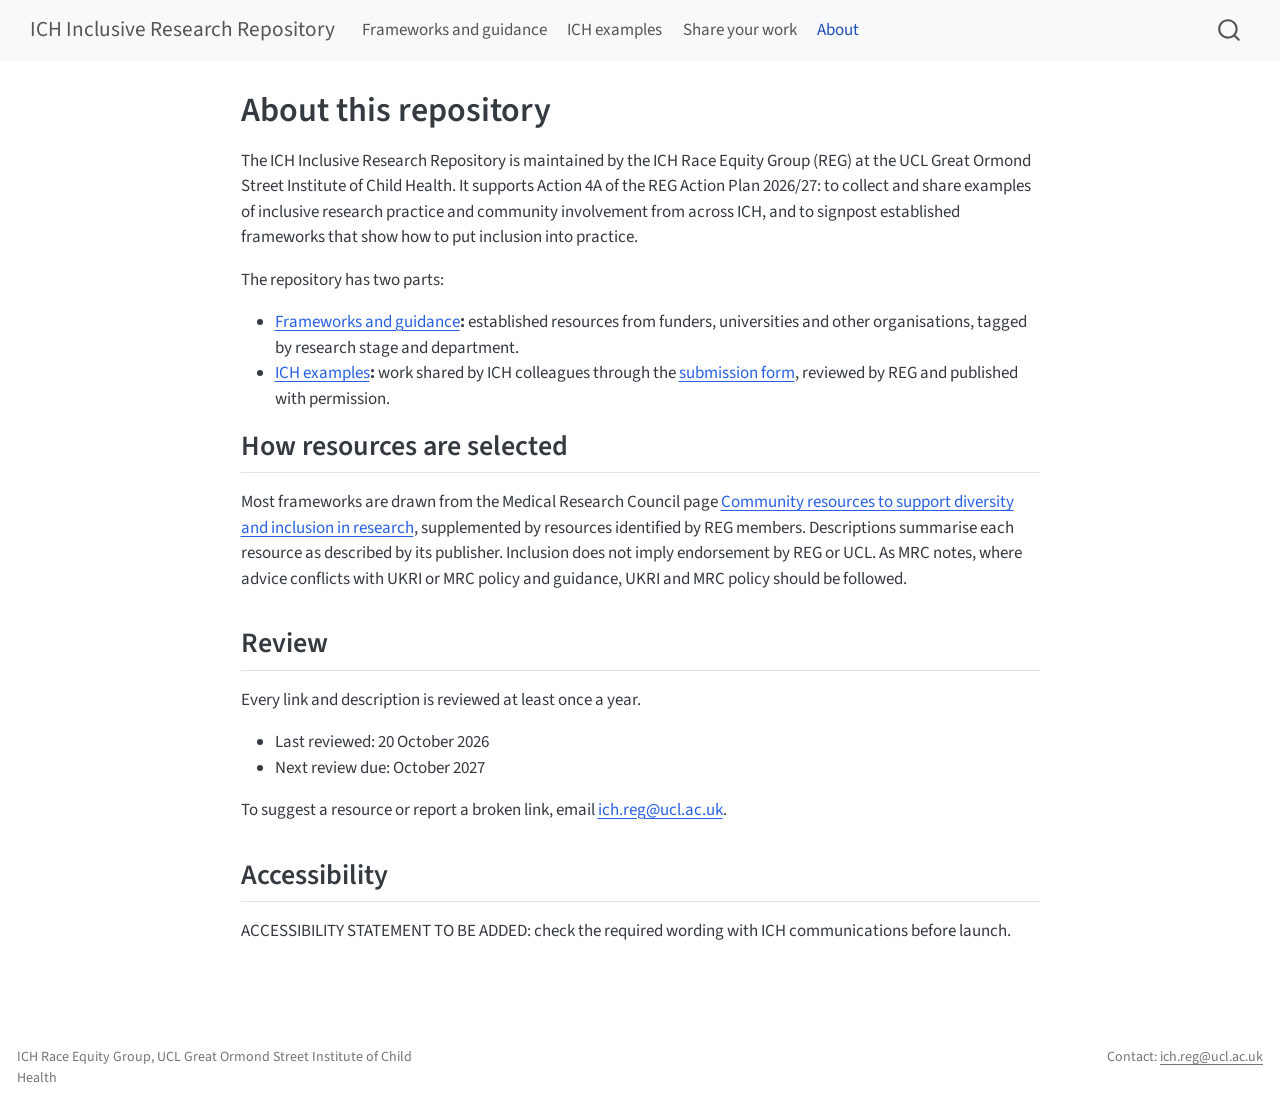
<file: docs/about.html>
<!DOCTYPE html>
<html xmlns="http://www.w3.org/1999/xhtml" lang="en-GB" xml:lang="en-GB"><head>

<meta charset="utf-8">
<meta name="generator" content="quarto-1.9.38">

<meta name="viewport" content="width=device-width, initial-scale=1.0, user-scalable=yes">


<title>About this repository – ICH Inclusive Research Repository</title>
<style>
/* Default styles provided by pandoc.
** See https://pandoc.org/MANUAL.html#variables-for-html for config info.
*/
code{white-space: pre-wrap;}
span.smallcaps{font-variant: small-caps;}
div.columns{display: flex; gap: min(4vw, 1.5em);}
div.column{flex: auto; overflow-x: auto;}
div.hanging-indent{margin-left: 1.5em; text-indent: -1.5em;}
ul.task-list{list-style: none;}
ul.task-list li input[type="checkbox"] {
  width: 0.8em;
  margin: 0 0.8em 0.2em -1em; /* quarto-specific, see https://github.com/quarto-dev/quarto-cli/issues/4556 */ 
  vertical-align: middle;
}
</style>


<script src="site_libs/quarto-nav/quarto-nav.js"></script>
<script src="site_libs/quarto-nav/headroom.min.js"></script>
<script src="site_libs/clipboard/clipboard.min.js"></script>
<script src="site_libs/quarto-search/autocomplete.umd.js"></script>
<script src="site_libs/quarto-search/fuse.min.js"></script>
<script src="site_libs/quarto-search/quarto-search.js"></script>
<meta name="quarto:offset" content="./">
<script src="site_libs/quarto-html/quarto.js" type="module"></script>
<script src="site_libs/quarto-html/tabsets/tabsets.js" type="module"></script>
<script src="site_libs/quarto-html/popper.min.js"></script>
<script src="site_libs/quarto-html/tippy.umd.min.js"></script>
<script src="site_libs/quarto-html/anchor.min.js"></script>
<link href="site_libs/quarto-html/tippy.css" rel="stylesheet">
<link href="site_libs/quarto-html/quarto-syntax-highlighting-15634bcf2e68342d4ad2dfa704d543f6.css" rel="stylesheet" id="quarto-text-highlighting-styles">
<script src="site_libs/bootstrap/bootstrap.min.js"></script>
<link href="site_libs/bootstrap/bootstrap-icons.css" rel="stylesheet">
<link href="site_libs/bootstrap/bootstrap-158031087360bce0ff56dc785ce39e06.min.css" rel="stylesheet" append-hash="true" id="quarto-bootstrap" data-mode="light">
<script id="quarto-search-options" type="application/json">{
  "location": "navbar",
  "copy-button": false,
  "collapse-after": 3,
  "panel-placement": "end",
  "type": "overlay",
  "limit": 50,
  "keyboard-shortcut": [
    "f",
    "/",
    "s"
  ],
  "show-item-context": false,
  "language": {
    "search-no-results-text": "No results",
    "search-matching-documents-text": "matching documents",
    "search-copy-link-title": "Copy link to search",
    "search-hide-matches-text": "Hide additional matches",
    "search-more-match-text": "more match in this document",
    "search-more-matches-text": "more matches in this document",
    "search-clear-button-title": "Clear",
    "search-text-placeholder": "",
    "search-detached-cancel-button-title": "Cancel",
    "search-submit-button-title": "Submit",
    "search-label": "Search"
  }
}</script>


<link rel="stylesheet" href="styles.css">
</head>

<body class="nav-fixed fullcontent quarto-light">

<div id="quarto-search-results"></div>
  <header id="quarto-header" class="headroom fixed-top">
    <nav class="navbar navbar-expand-lg " data-bs-theme="dark">
      <div class="navbar-container container-fluid">
      <div class="navbar-brand-container mx-auto">
    <a class="navbar-brand" href="./index.html">
    <span class="navbar-title">ICH Inclusive Research Repository</span>
    </a>
  </div>
            <div id="quarto-search" class="" title="Search"></div>
          <button class="navbar-toggler" type="button" data-bs-toggle="collapse" data-bs-target="#navbarCollapse" aria-controls="navbarCollapse" role="menu" aria-expanded="false" aria-label="Toggle navigation" onclick="if (window.quartoToggleHeadroom) { window.quartoToggleHeadroom(); }">
  <span class="navbar-toggler-icon"></span>
</button>
          <div class="collapse navbar-collapse" id="navbarCollapse">
            <ul class="navbar-nav navbar-nav-scroll me-auto">
  <li class="nav-item">
    <a class="nav-link" href="./index.html"> 
<span class="menu-text">Frameworks and guidance</span></a>
  </li>  
  <li class="nav-item">
    <a class="nav-link" href="./examples.html"> 
<span class="menu-text">ICH examples</span></a>
  </li>  
  <li class="nav-item">
    <a class="nav-link" href="./submit.html"> 
<span class="menu-text">Share your work</span></a>
  </li>  
  <li class="nav-item">
    <a class="nav-link active" href="./about.html" aria-current="page"> 
<span class="menu-text">About</span></a>
  </li>  
</ul>
          </div> <!-- /navcollapse -->
            <div class="quarto-navbar-tools">
</div>
      </div> <!-- /container-fluid -->
    </nav>
</header>
<!-- content -->
<div id="quarto-content" class="quarto-container page-columns page-rows-contents page-layout-article page-navbar">
<!-- sidebar -->
<!-- margin-sidebar -->
    
<!-- main -->
<main class="content" id="quarto-document-content">

<header id="title-block-header" class="quarto-title-block default">
<div class="quarto-title">
<h1 class="title">About this repository</h1>
</div>



<div class="quarto-title-meta">

    
  
    
  </div>
  


</header>


<p>The ICH Inclusive Research Repository is maintained by the ICH Race Equity Group (REG) at the UCL Great Ormond Street Institute of Child Health. It supports Action 4A of the REG Action Plan 2026/27: to collect and share examples of inclusive research practice and community involvement from across ICH, and to signpost established frameworks that show how to put inclusion into practice.</p>
<p>The repository has two parts:</p>
<ul>
<li><strong><a href="./index.html">Frameworks and guidance</a>:</strong> established resources from funders, universities and other organisations, tagged by research stage and department.</li>
<li><strong><a href="./examples.html">ICH examples</a>:</strong> work shared by ICH colleagues through the <a href="./submit.html">submission form</a>, reviewed by REG and published with permission.</li>
</ul>
<section id="how-resources-are-selected" class="level2">
<h2 class="anchored" data-anchor-id="how-resources-are-selected">How resources are selected</h2>
<p>Most frameworks are drawn from the Medical Research Council page <a href="https://www.ukri.org/about-us/mrc/our-policies-and-standards/embedding-diversity-in-research-design/community-resources-to-support-diversity-and-inclusion-in-research">Community resources to support diversity and inclusion in research</a>, supplemented by resources identified by REG members. Descriptions summarise each resource as described by its publisher. Inclusion does not imply endorsement by REG or UCL. As MRC notes, where advice conflicts with UKRI or MRC policy and guidance, UKRI and MRC policy should be followed.</p>
</section>
<section id="review" class="level2">
<h2 class="anchored" data-anchor-id="review">Review</h2>
<p>Every link and description is reviewed at least once a year.</p>
<ul>
<li>Last reviewed: 20 October 2026</li>
<li>Next review due: October 2027</li>
</ul>
<p>To suggest a resource or report a broken link, email <a href="mailto:ich.reg@ucl.ac.uk">ich.reg@ucl.ac.uk</a>.</p>
</section>
<section id="accessibility" class="level2">
<h2 class="anchored" data-anchor-id="accessibility">Accessibility</h2>
<p>ACCESSIBILITY STATEMENT TO BE ADDED: check the required wording with ICH communications before launch.</p>


</section>

</main> <!-- /main -->
<script id="quarto-html-after-body" type="application/javascript">
  window.document.addEventListener("DOMContentLoaded", function (event) {
    const icon = "";
    const anchorJS = new window.AnchorJS();
    anchorJS.options = {
      placement: 'right',
      icon: icon
    };
    anchorJS.add('.anchored');
    const isCodeAnnotation = (el) => {
      for (const clz of el.classList) {
        if (clz.startsWith('code-annotation-')) {                     
          return true;
        }
      }
      return false;
    }
    const onCopySuccess = function(e) {
      // button target
      const button = e.trigger;
      // don't keep focus
      button.blur();
      // flash "checked"
      button.classList.add('code-copy-button-checked');
      var currentTitle = button.getAttribute("title");
      button.setAttribute("title", "Copied!");
      let tooltip;
      if (window.bootstrap) {
        button.setAttribute("data-bs-toggle", "tooltip");
        button.setAttribute("data-bs-placement", "left");
        button.setAttribute("data-bs-title", "Copied!");
        tooltip = new bootstrap.Tooltip(button, 
          { trigger: "manual", 
            customClass: "code-copy-button-tooltip",
            offset: [0, -8]});
        tooltip.show();    
      }
      setTimeout(function() {
        if (tooltip) {
          tooltip.hide();
          button.removeAttribute("data-bs-title");
          button.removeAttribute("data-bs-toggle");
          button.removeAttribute("data-bs-placement");
        }
        button.setAttribute("title", currentTitle);
        button.classList.remove('code-copy-button-checked');
      }, 1000);
      // clear code selection
      e.clearSelection();
    }
    const getTextToCopy = function(trigger) {
      const outerScaffold = trigger.parentElement.cloneNode(true);
      const codeEl = outerScaffold.querySelector('code');
      for (const childEl of codeEl.children) {
        if (isCodeAnnotation(childEl)) {
          childEl.remove();
        }
      }
      return codeEl.innerText;
    }
    const clipboard = new window.ClipboardJS('.code-copy-button:not([data-in-quarto-modal])', {
      text: getTextToCopy
    });
    clipboard.on('success', onCopySuccess);
    if (window.document.getElementById('quarto-embedded-source-code-modal')) {
      const clipboardModal = new window.ClipboardJS('.code-copy-button[data-in-quarto-modal]', {
        text: getTextToCopy,
        container: window.document.getElementById('quarto-embedded-source-code-modal')
      });
      clipboardModal.on('success', onCopySuccess);
    }
      var localhostRegex = new RegExp(/^(?:http|https):\/\/localhost\:?[0-9]*\//);
      var mailtoRegex = new RegExp(/^mailto:/);
        var filterRegex = new RegExp('/' + window.location.host + '/');
      var isInternal = (href) => {
          return filterRegex.test(href) || localhostRegex.test(href) || mailtoRegex.test(href);
      }
      // Inspect non-navigation links and adorn them if external
     var links = window.document.querySelectorAll('a[href]:not(.nav-link):not(.navbar-brand):not(.toc-action):not(.sidebar-link):not(.sidebar-item-toggle):not(.pagination-link):not(.no-external):not([aria-hidden]):not(.dropdown-item):not(.quarto-navigation-tool):not(.about-link)');
      for (var i=0; i<links.length; i++) {
        const link = links[i];
        if (!isInternal(link.href)) {
          // undo the damage that might have been done by quarto-nav.js in the case of
          // links that we want to consider external
          if (link.dataset.originalHref !== undefined) {
            link.href = link.dataset.originalHref;
          }
        }
      }
    function tippyHover(el, contentFn, onTriggerFn, onUntriggerFn) {
      const config = {
        allowHTML: true,
        maxWidth: 500,
        delay: 100,
        arrow: false,
        appendTo: function(el) {
            return el.parentElement;
        },
        interactive: true,
        interactiveBorder: 10,
        theme: 'quarto',
        placement: 'bottom-start',
      };
      if (contentFn) {
        config.content = contentFn;
      }
      if (onTriggerFn) {
        config.onTrigger = onTriggerFn;
      }
      if (onUntriggerFn) {
        config.onUntrigger = onUntriggerFn;
      }
      window.tippy(el, config); 
    }
    const noterefs = window.document.querySelectorAll('a[role="doc-noteref"]');
    for (var i=0; i<noterefs.length; i++) {
      const ref = noterefs[i];
      tippyHover(ref, function() {
        // use id or data attribute instead here
        let href = ref.getAttribute('data-footnote-href') || ref.getAttribute('href');
        try { href = new URL(href).hash; } catch {}
        const id = href.replace(/^#\/?/, "");
        const note = window.document.getElementById(id);
        if (note) {
          return note.innerHTML;
        } else {
          return "";
        }
      });
    }
    const xrefs = window.document.querySelectorAll('a.quarto-xref');
    const processXRef = (id, note) => {
      // Strip column container classes
      const stripColumnClz = (el) => {
        el.classList.remove("page-full", "page-columns");
        if (el.children) {
          for (const child of el.children) {
            stripColumnClz(child);
          }
        }
      }
      stripColumnClz(note)
      if (id === null || id.startsWith('sec-')) {
        // Special case sections, only their first couple elements
        const container = document.createElement("div");
        if (note.children && note.children.length > 2) {
          container.appendChild(note.children[0].cloneNode(true));
          for (let i = 1; i < note.children.length; i++) {
            const child = note.children[i];
            if (child.tagName === "P" && child.innerText === "") {
              continue;
            } else {
              container.appendChild(child.cloneNode(true));
              break;
            }
          }
          if (window.Quarto?.typesetMath) {
            window.Quarto.typesetMath(container);
          }
          return container.innerHTML
        } else {
          if (window.Quarto?.typesetMath) {
            window.Quarto.typesetMath(note);
          }
          return note.innerHTML;
        }
      } else {
        // Remove any anchor links if they are present
        const anchorLink = note.querySelector('a.anchorjs-link');
        if (anchorLink) {
          anchorLink.remove();
        }
        if (window.Quarto?.typesetMath) {
          window.Quarto.typesetMath(note);
        }
        if (note.classList.contains("callout")) {
          return note.outerHTML;
        } else {
          return note.innerHTML;
        }
      }
    }
    for (var i=0; i<xrefs.length; i++) {
      const xref = xrefs[i];
      tippyHover(xref, undefined, function(instance) {
        instance.disable();
        let url = xref.getAttribute('href');
        let hash = undefined; 
        if (url.startsWith('#')) {
          hash = url;
        } else {
          try { hash = new URL(url).hash; } catch {}
        }
        if (hash) {
          const id = hash.replace(/^#\/?/, "");
          const note = window.document.getElementById(id);
          if (note !== null) {
            try {
              const html = processXRef(id, note.cloneNode(true));
              instance.setContent(html);
            } finally {
              instance.enable();
              instance.show();
            }
          } else {
            // See if we can fetch this
            fetch(url.split('#')[0])
            .then(res => res.text())
            .then(html => {
              const parser = new DOMParser();
              const htmlDoc = parser.parseFromString(html, "text/html");
              const note = htmlDoc.getElementById(id);
              if (note !== null) {
                const html = processXRef(id, note);
                instance.setContent(html);
              } 
            }).finally(() => {
              instance.enable();
              instance.show();
            });
          }
        } else {
          // See if we can fetch a full url (with no hash to target)
          // This is a special case and we should probably do some content thinning / targeting
          fetch(url)
          .then(res => res.text())
          .then(html => {
            const parser = new DOMParser();
            const htmlDoc = parser.parseFromString(html, "text/html");
            const note = htmlDoc.querySelector('main.content');
            if (note !== null) {
              // This should only happen for chapter cross references
              // (since there is no id in the URL)
              // remove the first header
              if (note.children.length > 0 && note.children[0].tagName === "HEADER") {
                note.children[0].remove();
              }
              const html = processXRef(null, note);
              instance.setContent(html);
            } 
          }).finally(() => {
            instance.enable();
            instance.show();
          });
        }
      }, function(instance) {
      });
    }
        let selectedAnnoteEl;
        const selectorForAnnotation = ( cell, annotation) => {
          let cellAttr = 'data-code-cell="' + cell + '"';
          let lineAttr = 'data-code-annotation="' +  annotation + '"';
          const selector = 'span[' + cellAttr + '][' + lineAttr + ']';
          return selector;
        }
        const selectCodeLines = (annoteEl) => {
          const doc = window.document;
          const targetCell = annoteEl.getAttribute("data-target-cell");
          const targetAnnotation = annoteEl.getAttribute("data-target-annotation");
          const annoteSpan = window.document.querySelector(selectorForAnnotation(targetCell, targetAnnotation));
          const lines = annoteSpan.getAttribute("data-code-lines").split(",");
          const lineIds = lines.map((line) => {
            return targetCell + "-" + line;
          })
          let top = null;
          let height = null;
          let parent = null;
          if (lineIds.length > 0) {
              //compute the position of the single el (top and bottom and make a div)
              const el = window.document.getElementById(lineIds[0]);
              top = el.offsetTop;
              height = el.offsetHeight;
              parent = el.parentElement.parentElement;
            if (lineIds.length > 1) {
              const lastEl = window.document.getElementById(lineIds[lineIds.length - 1]);
              const bottom = lastEl.offsetTop + lastEl.offsetHeight;
              height = bottom - top;
            }
            if (top !== null && height !== null && parent !== null) {
              // cook up a div (if necessary) and position it 
              let div = window.document.getElementById("code-annotation-line-highlight");
              if (div === null) {
                div = window.document.createElement("div");
                div.setAttribute("id", "code-annotation-line-highlight");
                div.style.position = 'absolute';
                parent.appendChild(div);
              }
              div.style.top = top - 2 + "px";
              div.style.height = height + 4 + "px";
              div.style.left = 0;
              let gutterDiv = window.document.getElementById("code-annotation-line-highlight-gutter");
              if (gutterDiv === null) {
                gutterDiv = window.document.createElement("div");
                gutterDiv.setAttribute("id", "code-annotation-line-highlight-gutter");
                gutterDiv.style.position = 'absolute';
                const codeCell = window.document.getElementById(targetCell);
                const gutter = codeCell.querySelector('.code-annotation-gutter');
                gutter.appendChild(gutterDiv);
              }
              gutterDiv.style.top = top - 2 + "px";
              gutterDiv.style.height = height + 4 + "px";
            }
            selectedAnnoteEl = annoteEl;
          }
        };
        const unselectCodeLines = () => {
          const elementsIds = ["code-annotation-line-highlight", "code-annotation-line-highlight-gutter"];
          elementsIds.forEach((elId) => {
            const div = window.document.getElementById(elId);
            if (div) {
              div.remove();
            }
          });
          selectedAnnoteEl = undefined;
        };
          // Handle positioning of the toggle
      window.addEventListener(
        "resize",
        throttle(() => {
          elRect = undefined;
          if (selectedAnnoteEl) {
            selectCodeLines(selectedAnnoteEl);
          }
        }, 10)
      );
      function throttle(fn, ms) {
      let throttle = false;
      let timer;
        return (...args) => {
          if(!throttle) { // first call gets through
              fn.apply(this, args);
              throttle = true;
          } else { // all the others get throttled
              if(timer) clearTimeout(timer); // cancel #2
              timer = setTimeout(() => {
                fn.apply(this, args);
                timer = throttle = false;
              }, ms);
          }
        };
      }
        // Attach click handler to the DT
        const annoteDls = window.document.querySelectorAll('dt[data-target-cell]');
        for (const annoteDlNode of annoteDls) {
          annoteDlNode.addEventListener('click', (event) => {
            const clickedEl = event.target;
            if (clickedEl !== selectedAnnoteEl) {
              unselectCodeLines();
              const activeEl = window.document.querySelector('dt[data-target-cell].code-annotation-active');
              if (activeEl) {
                activeEl.classList.remove('code-annotation-active');
              }
              selectCodeLines(clickedEl);
              clickedEl.classList.add('code-annotation-active');
            } else {
              // Unselect the line
              unselectCodeLines();
              clickedEl.classList.remove('code-annotation-active');
            }
          });
        }
    const findCites = (el) => {
      const parentEl = el.parentElement;
      if (parentEl) {
        const cites = parentEl.dataset.cites;
        if (cites) {
          return {
            el,
            cites: cites.split(' ')
          };
        } else {
          return findCites(el.parentElement)
        }
      } else {
        return undefined;
      }
    };
    var bibliorefs = window.document.querySelectorAll('a[role="doc-biblioref"]');
    for (var i=0; i<bibliorefs.length; i++) {
      const ref = bibliorefs[i];
      const citeInfo = findCites(ref);
      if (citeInfo) {
        tippyHover(citeInfo.el, function() {
          var popup = window.document.createElement('div');
          citeInfo.cites.forEach(function(cite) {
            var citeDiv = window.document.createElement('div');
            citeDiv.classList.add('hanging-indent');
            citeDiv.classList.add('csl-entry');
            var biblioDiv = window.document.getElementById('ref-' + cite);
            if (biblioDiv) {
              citeDiv.innerHTML = biblioDiv.innerHTML;
            }
            popup.appendChild(citeDiv);
          });
          return popup.innerHTML;
        });
      }
    }
  });
  </script>
</div> <!-- /content -->
<footer class="footer">
  <div class="nav-footer">
    <div class="nav-footer-left">
<p>ICH Race Equity Group, UCL Great Ormond Street Institute of Child Health</p>
</div>   
    <div class="nav-footer-center">
      &nbsp;
    </div>
    <div class="nav-footer-right">
<p>Contact: <a href="mailto:ich.reg@ucl.ac.uk">ich.reg@ucl.ac.uk</a></p>
</div>
  </div>
</footer>




</body></html>
</file>
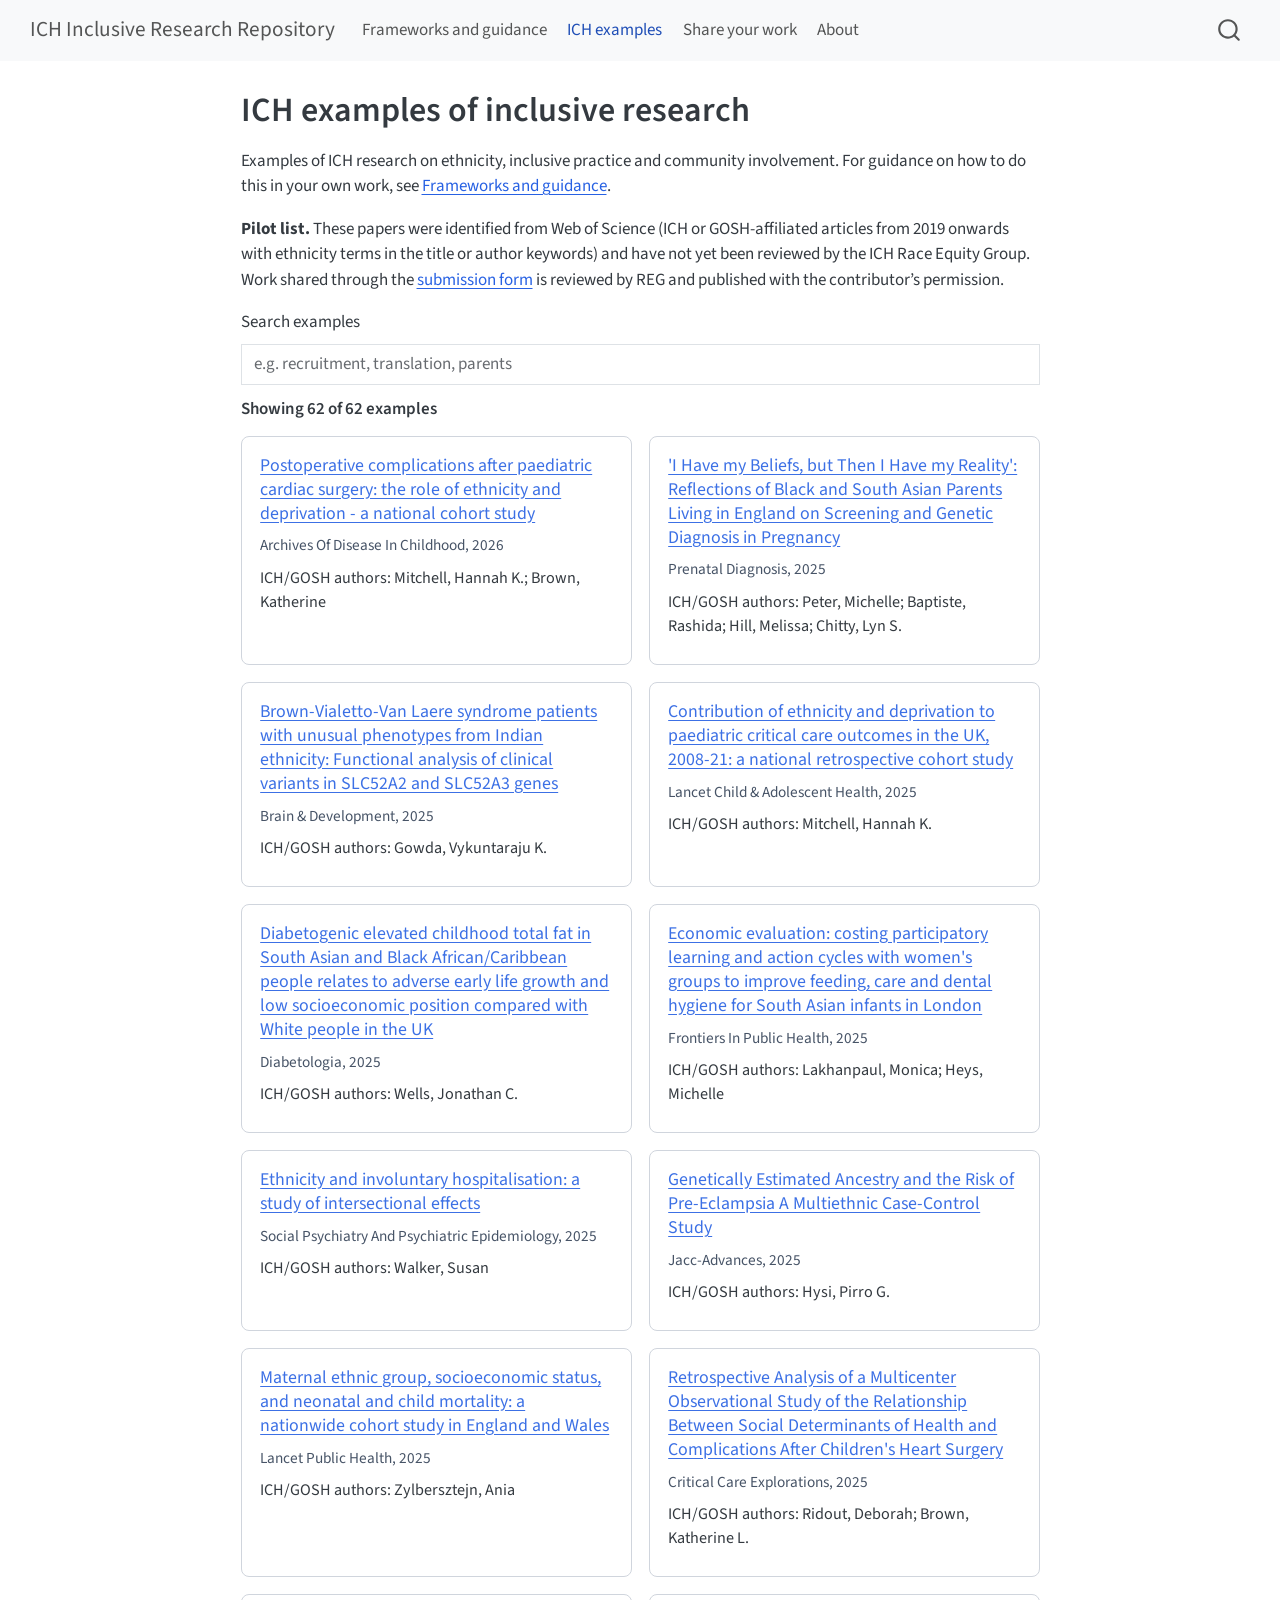
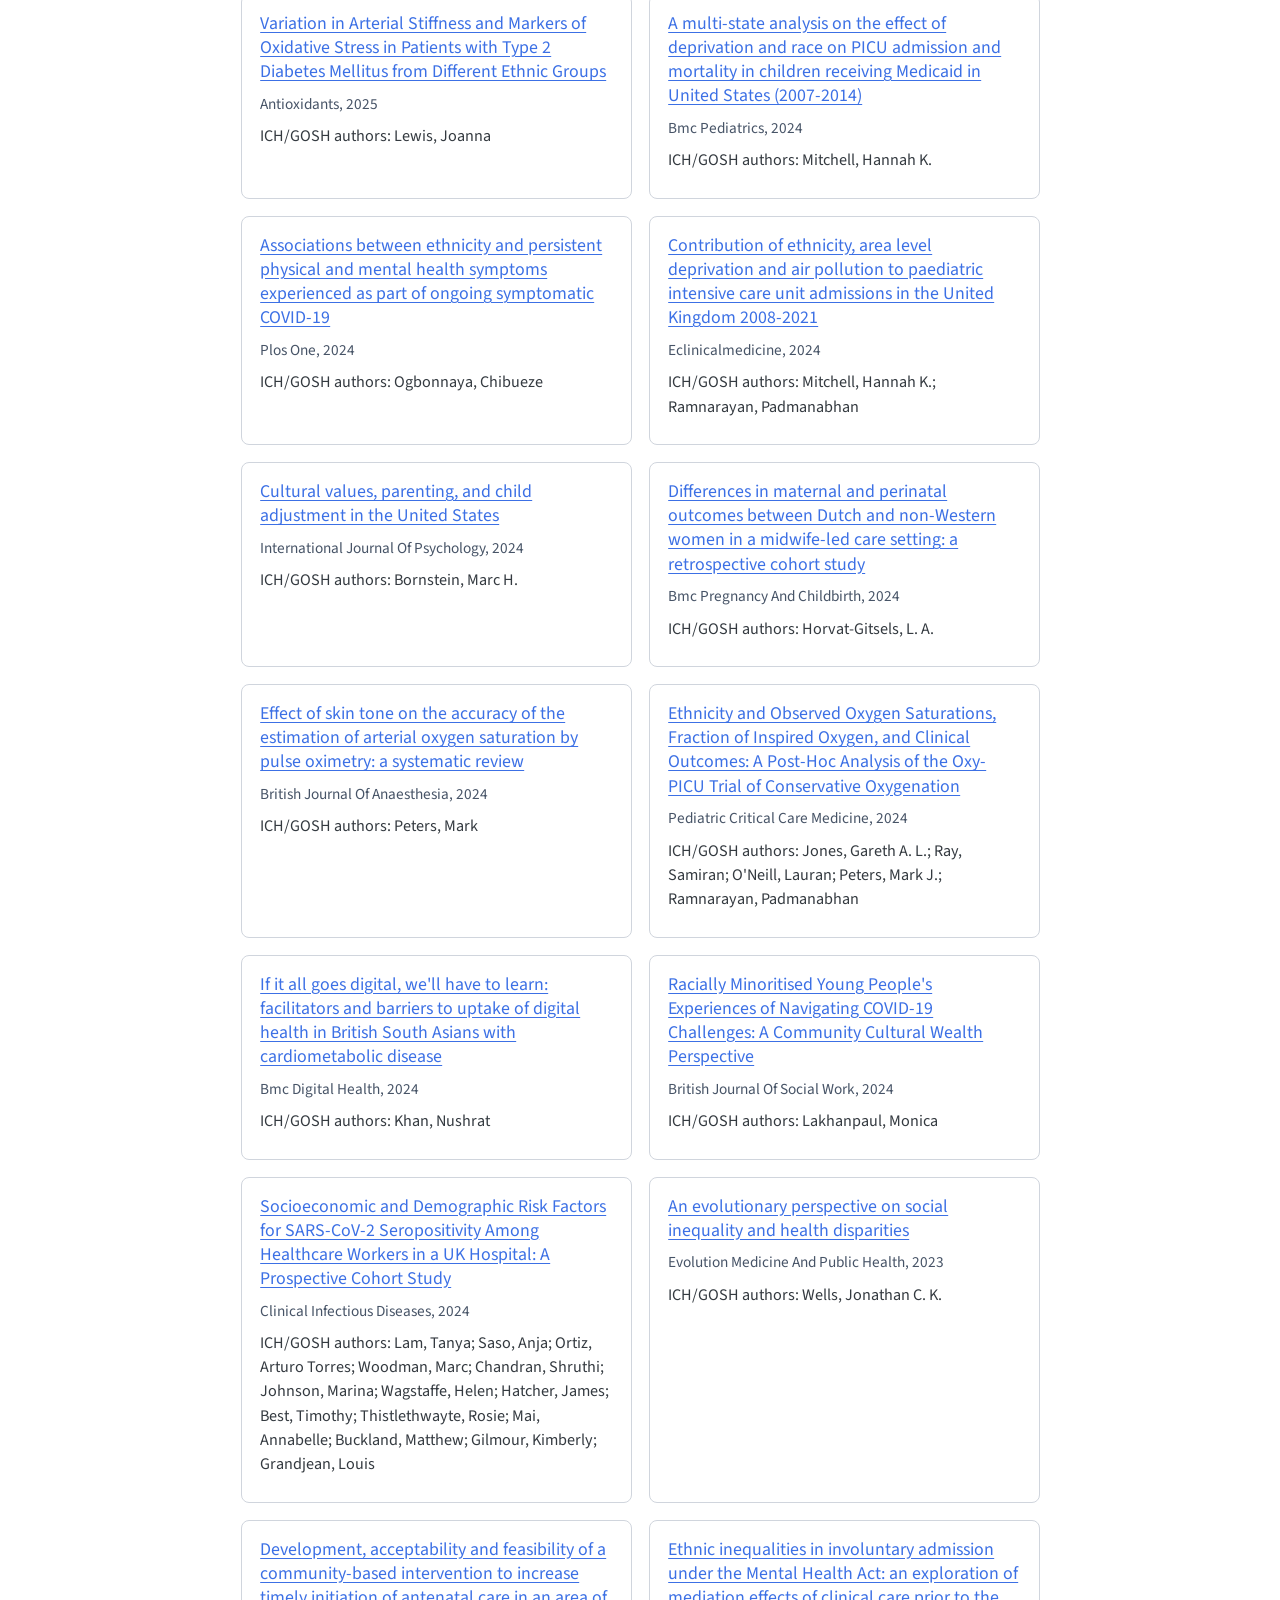
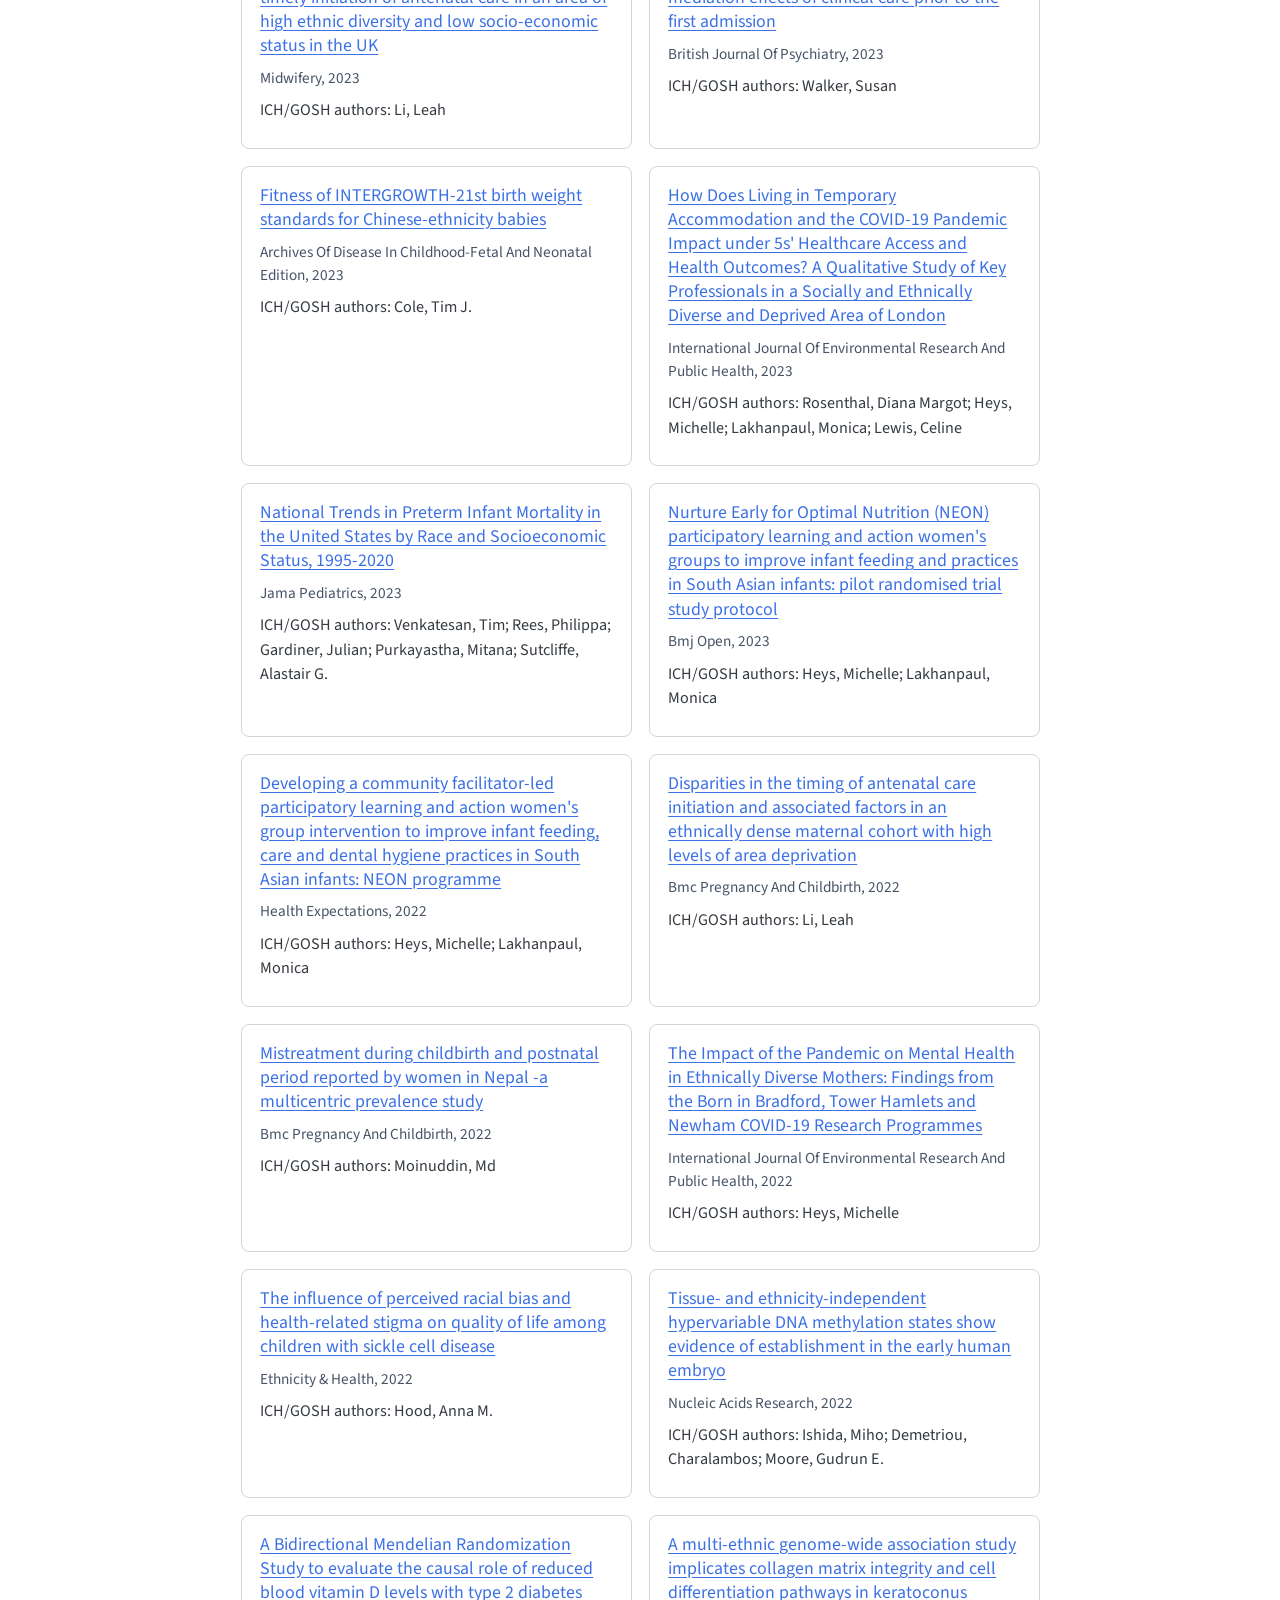
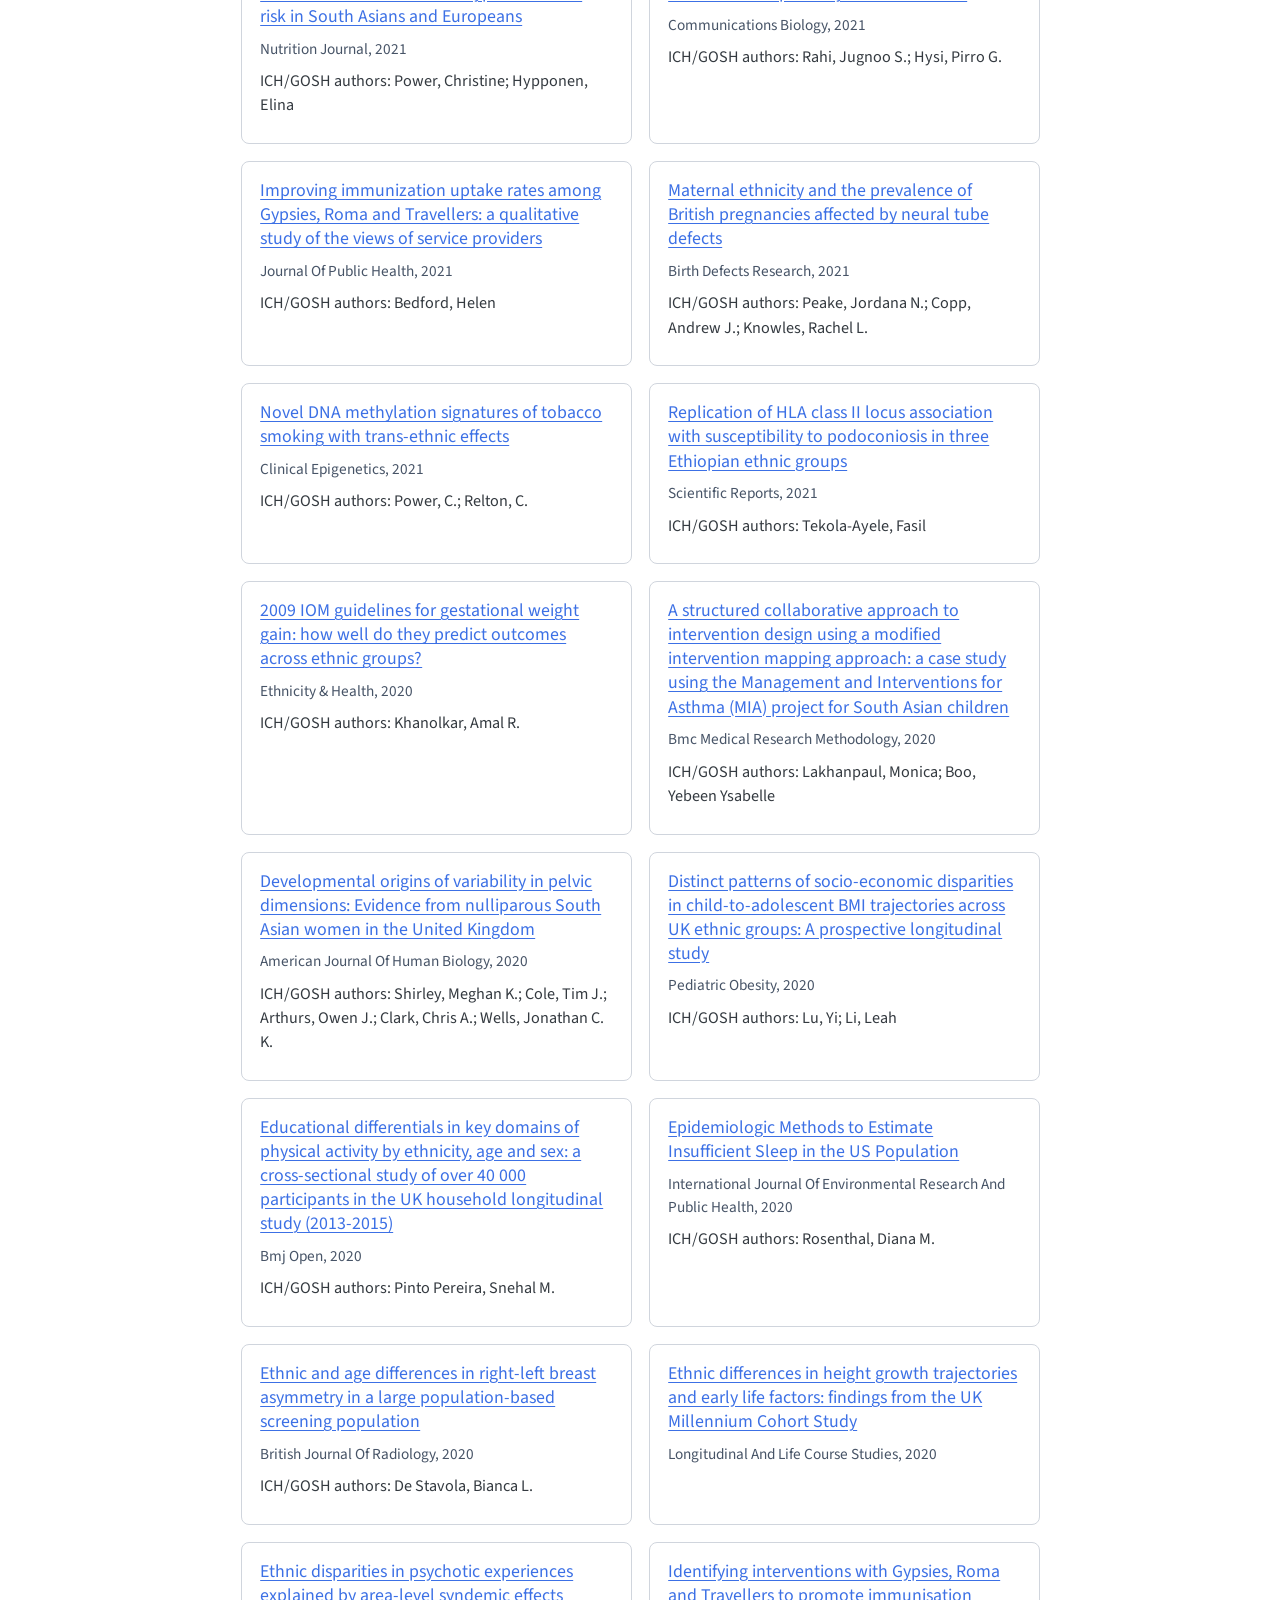
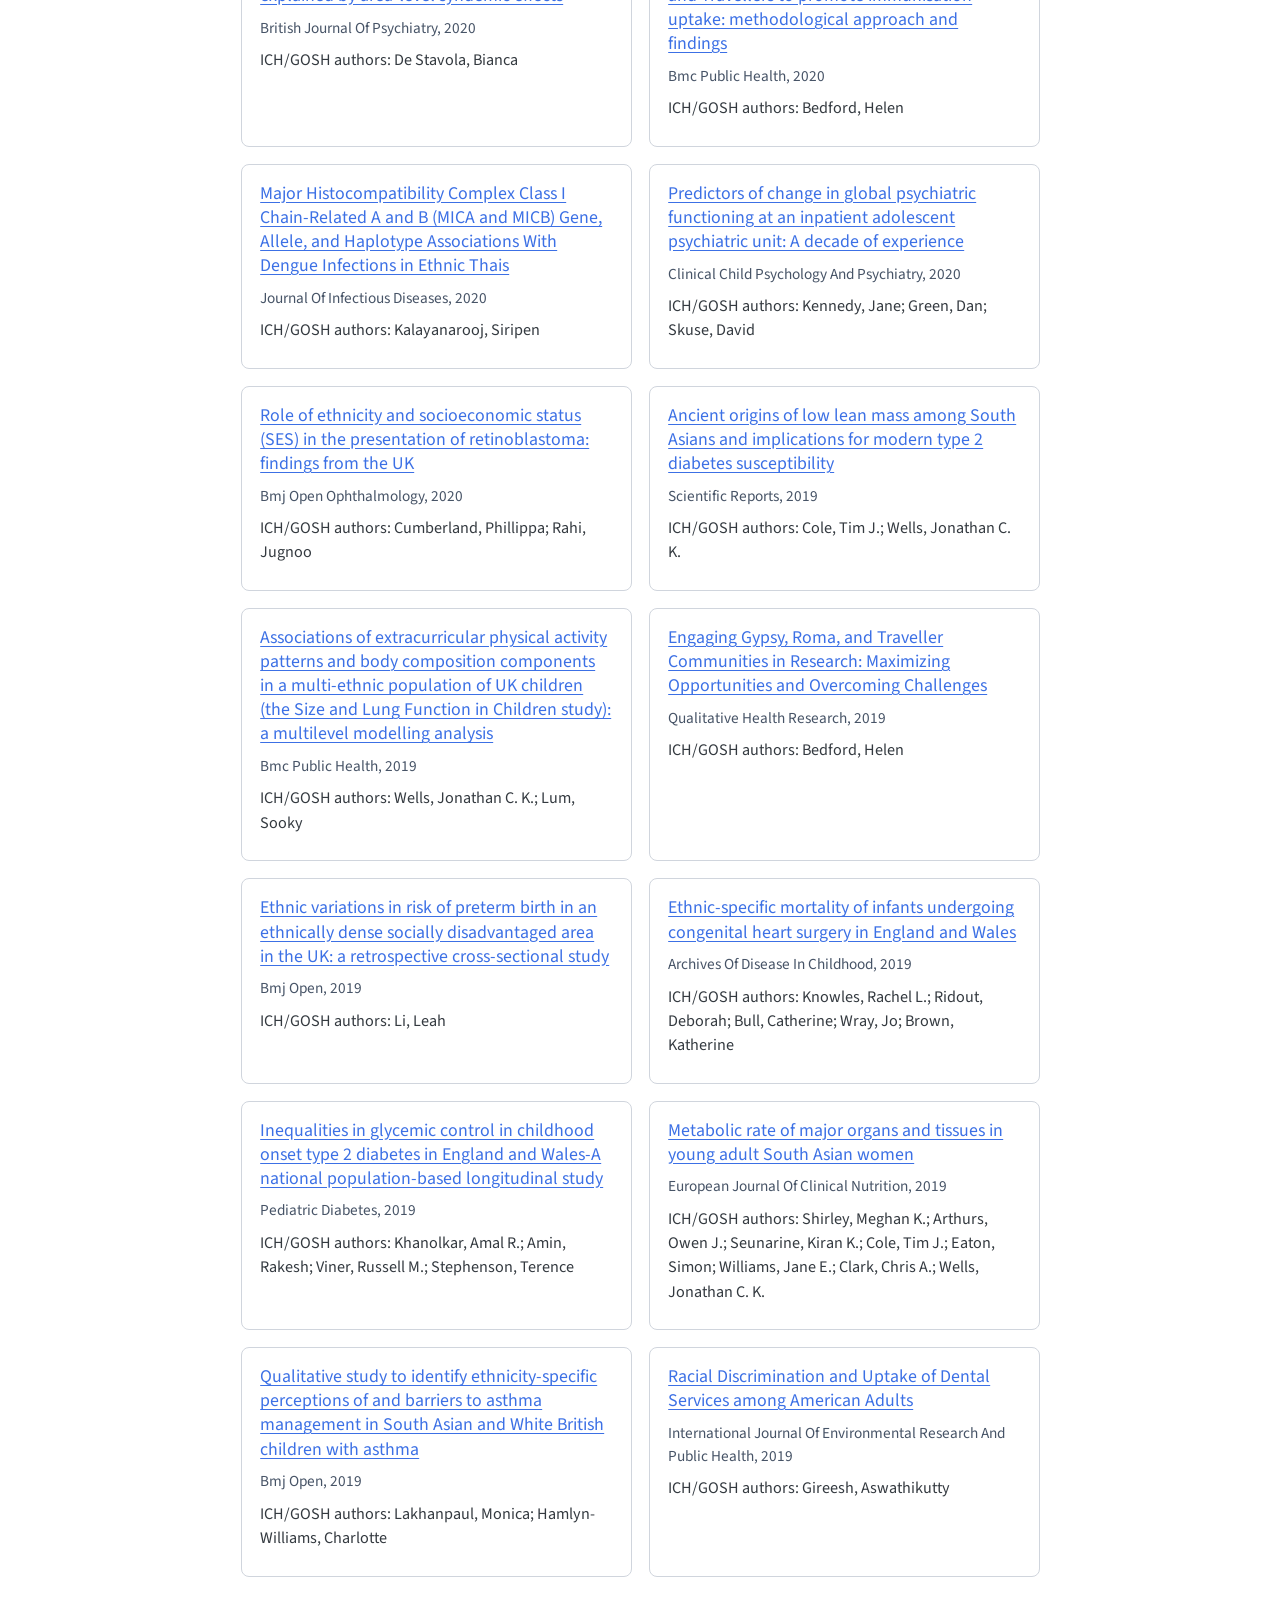
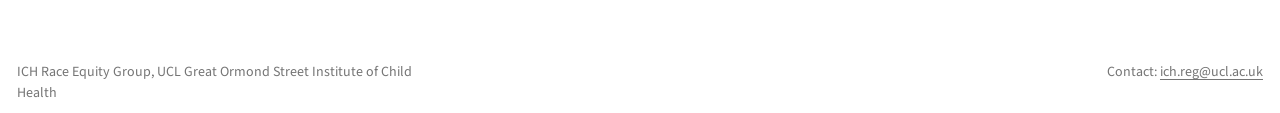
<file: docs/examples.html>
<!DOCTYPE html>
<html xmlns="http://www.w3.org/1999/xhtml" lang="en-GB" xml:lang="en-GB"><head>

<meta charset="utf-8">
<meta name="generator" content="quarto-1.9.38">

<meta name="viewport" content="width=device-width, initial-scale=1.0, user-scalable=yes">


<title>ICH examples of inclusive research – ICH Inclusive Research Repository</title>
<style>
/* Default styles provided by pandoc.
** See https://pandoc.org/MANUAL.html#variables-for-html for config info.
*/
code{white-space: pre-wrap;}
span.smallcaps{font-variant: small-caps;}
div.columns{display: flex; gap: min(4vw, 1.5em);}
div.column{flex: auto; overflow-x: auto;}
div.hanging-indent{margin-left: 1.5em; text-indent: -1.5em;}
ul.task-list{list-style: none;}
ul.task-list li input[type="checkbox"] {
  width: 0.8em;
  margin: 0 0.8em 0.2em -1em; /* quarto-specific, see https://github.com/quarto-dev/quarto-cli/issues/4556 */ 
  vertical-align: middle;
}
</style>


<script src="site_libs/quarto-nav/quarto-nav.js"></script>
<script src="site_libs/quarto-nav/headroom.min.js"></script>
<script src="site_libs/clipboard/clipboard.min.js"></script>
<script src="site_libs/quarto-search/autocomplete.umd.js"></script>
<script src="site_libs/quarto-search/fuse.min.js"></script>
<script src="site_libs/quarto-search/quarto-search.js"></script>
<meta name="quarto:offset" content="./">
<script src="site_libs/quarto-html/quarto.js" type="module"></script>
<script src="site_libs/quarto-html/tabsets/tabsets.js" type="module"></script>
<script src="site_libs/quarto-html/popper.min.js"></script>
<script src="site_libs/quarto-html/tippy.umd.min.js"></script>
<script src="site_libs/quarto-html/anchor.min.js"></script>
<link href="site_libs/quarto-html/tippy.css" rel="stylesheet">
<link href="site_libs/quarto-html/quarto-syntax-highlighting-15634bcf2e68342d4ad2dfa704d543f6.css" rel="stylesheet" id="quarto-text-highlighting-styles">
<script src="site_libs/bootstrap/bootstrap.min.js"></script>
<link href="site_libs/bootstrap/bootstrap-icons.css" rel="stylesheet">
<link href="site_libs/bootstrap/bootstrap-158031087360bce0ff56dc785ce39e06.min.css" rel="stylesheet" append-hash="true" id="quarto-bootstrap" data-mode="light">
<script id="quarto-search-options" type="application/json">{
  "location": "navbar",
  "copy-button": false,
  "collapse-after": 3,
  "panel-placement": "end",
  "type": "overlay",
  "limit": 50,
  "keyboard-shortcut": [
    "f",
    "/",
    "s"
  ],
  "show-item-context": false,
  "language": {
    "search-no-results-text": "No results",
    "search-matching-documents-text": "matching documents",
    "search-copy-link-title": "Copy link to search",
    "search-hide-matches-text": "Hide additional matches",
    "search-more-match-text": "more match in this document",
    "search-more-matches-text": "more matches in this document",
    "search-clear-button-title": "Clear",
    "search-text-placeholder": "",
    "search-detached-cancel-button-title": "Cancel",
    "search-submit-button-title": "Submit",
    "search-label": "Search"
  }
}</script>


<link rel="stylesheet" href="styles.css">
</head>

<body class="nav-fixed fullcontent quarto-light">

<div id="quarto-search-results"></div>
  <header id="quarto-header" class="headroom fixed-top">
    <nav class="navbar navbar-expand-lg " data-bs-theme="dark">
      <div class="navbar-container container-fluid">
      <div class="navbar-brand-container mx-auto">
    <a class="navbar-brand" href="./index.html">
    <span class="navbar-title">ICH Inclusive Research Repository</span>
    </a>
  </div>
            <div id="quarto-search" class="" title="Search"></div>
          <button class="navbar-toggler" type="button" data-bs-toggle="collapse" data-bs-target="#navbarCollapse" aria-controls="navbarCollapse" role="menu" aria-expanded="false" aria-label="Toggle navigation" onclick="if (window.quartoToggleHeadroom) { window.quartoToggleHeadroom(); }">
  <span class="navbar-toggler-icon"></span>
</button>
          <div class="collapse navbar-collapse" id="navbarCollapse">
            <ul class="navbar-nav navbar-nav-scroll me-auto">
  <li class="nav-item">
    <a class="nav-link" href="./index.html"> 
<span class="menu-text">Frameworks and guidance</span></a>
  </li>  
  <li class="nav-item">
    <a class="nav-link active" href="./examples.html" aria-current="page"> 
<span class="menu-text">ICH examples</span></a>
  </li>  
  <li class="nav-item">
    <a class="nav-link" href="./submit.html"> 
<span class="menu-text">Share your work</span></a>
  </li>  
  <li class="nav-item">
    <a class="nav-link" href="./about.html"> 
<span class="menu-text">About</span></a>
  </li>  
</ul>
          </div> <!-- /navcollapse -->
            <div class="quarto-navbar-tools">
</div>
      </div> <!-- /container-fluid -->
    </nav>
</header>
<!-- content -->
<div id="quarto-content" class="quarto-container page-columns page-rows-contents page-layout-article page-navbar">
<!-- sidebar -->
<!-- margin-sidebar -->
    
<!-- main -->
<main class="content" id="quarto-document-content">

<header id="title-block-header" class="quarto-title-block default">
<div class="quarto-title">
<h1 class="title">ICH examples of inclusive research</h1>
</div>



<div class="quarto-title-meta">

    
  
    
  </div>
  


</header>


<p>Examples of ICH research on ethnicity, inclusive practice and community involvement. For guidance on how to do this in your own work, see <a href="./index.html">Frameworks and guidance</a>.</p>
<p><strong>Pilot list.</strong> These papers were identified from Web of Science (ICH or GOSH-affiliated articles from 2019 onwards with ethnicity terms in the title or author keywords) and have not yet been reviewed by the ICH Race Equity Group. Work shared through the <a href="./submit.html">submission form</a> is reviewed by REG and published with the contributor’s permission.</p>
<div id="examples-app">
  <div class="filters">
    <div>
      <label for="e-search" class="form-label">Search examples</label>
      <input id="e-search" type="search" class="form-control" placeholder="e.g. recruitment, translation, parents">
    </div>
  </div>
  <p id="e-count" class="result-count" aria-live="polite"></p>
  <div id="e-list"></div>
</div>



</main> <!-- /main -->
<script id="quarto-html-after-body" type="application/javascript">
  window.document.addEventListener("DOMContentLoaded", function (event) {
    const icon = "";
    const anchorJS = new window.AnchorJS();
    anchorJS.options = {
      placement: 'right',
      icon: icon
    };
    anchorJS.add('.anchored');
    const isCodeAnnotation = (el) => {
      for (const clz of el.classList) {
        if (clz.startsWith('code-annotation-')) {                     
          return true;
        }
      }
      return false;
    }
    const onCopySuccess = function(e) {
      // button target
      const button = e.trigger;
      // don't keep focus
      button.blur();
      // flash "checked"
      button.classList.add('code-copy-button-checked');
      var currentTitle = button.getAttribute("title");
      button.setAttribute("title", "Copied!");
      let tooltip;
      if (window.bootstrap) {
        button.setAttribute("data-bs-toggle", "tooltip");
        button.setAttribute("data-bs-placement", "left");
        button.setAttribute("data-bs-title", "Copied!");
        tooltip = new bootstrap.Tooltip(button, 
          { trigger: "manual", 
            customClass: "code-copy-button-tooltip",
            offset: [0, -8]});
        tooltip.show();    
      }
      setTimeout(function() {
        if (tooltip) {
          tooltip.hide();
          button.removeAttribute("data-bs-title");
          button.removeAttribute("data-bs-toggle");
          button.removeAttribute("data-bs-placement");
        }
        button.setAttribute("title", currentTitle);
        button.classList.remove('code-copy-button-checked');
      }, 1000);
      // clear code selection
      e.clearSelection();
    }
    const getTextToCopy = function(trigger) {
      const outerScaffold = trigger.parentElement.cloneNode(true);
      const codeEl = outerScaffold.querySelector('code');
      for (const childEl of codeEl.children) {
        if (isCodeAnnotation(childEl)) {
          childEl.remove();
        }
      }
      return codeEl.innerText;
    }
    const clipboard = new window.ClipboardJS('.code-copy-button:not([data-in-quarto-modal])', {
      text: getTextToCopy
    });
    clipboard.on('success', onCopySuccess);
    if (window.document.getElementById('quarto-embedded-source-code-modal')) {
      const clipboardModal = new window.ClipboardJS('.code-copy-button[data-in-quarto-modal]', {
        text: getTextToCopy,
        container: window.document.getElementById('quarto-embedded-source-code-modal')
      });
      clipboardModal.on('success', onCopySuccess);
    }
      var localhostRegex = new RegExp(/^(?:http|https):\/\/localhost\:?[0-9]*\//);
      var mailtoRegex = new RegExp(/^mailto:/);
        var filterRegex = new RegExp('/' + window.location.host + '/');
      var isInternal = (href) => {
          return filterRegex.test(href) || localhostRegex.test(href) || mailtoRegex.test(href);
      }
      // Inspect non-navigation links and adorn them if external
     var links = window.document.querySelectorAll('a[href]:not(.nav-link):not(.navbar-brand):not(.toc-action):not(.sidebar-link):not(.sidebar-item-toggle):not(.pagination-link):not(.no-external):not([aria-hidden]):not(.dropdown-item):not(.quarto-navigation-tool):not(.about-link)');
      for (var i=0; i<links.length; i++) {
        const link = links[i];
        if (!isInternal(link.href)) {
          // undo the damage that might have been done by quarto-nav.js in the case of
          // links that we want to consider external
          if (link.dataset.originalHref !== undefined) {
            link.href = link.dataset.originalHref;
          }
        }
      }
    function tippyHover(el, contentFn, onTriggerFn, onUntriggerFn) {
      const config = {
        allowHTML: true,
        maxWidth: 500,
        delay: 100,
        arrow: false,
        appendTo: function(el) {
            return el.parentElement;
        },
        interactive: true,
        interactiveBorder: 10,
        theme: 'quarto',
        placement: 'bottom-start',
      };
      if (contentFn) {
        config.content = contentFn;
      }
      if (onTriggerFn) {
        config.onTrigger = onTriggerFn;
      }
      if (onUntriggerFn) {
        config.onUntrigger = onUntriggerFn;
      }
      window.tippy(el, config); 
    }
    const noterefs = window.document.querySelectorAll('a[role="doc-noteref"]');
    for (var i=0; i<noterefs.length; i++) {
      const ref = noterefs[i];
      tippyHover(ref, function() {
        // use id or data attribute instead here
        let href = ref.getAttribute('data-footnote-href') || ref.getAttribute('href');
        try { href = new URL(href).hash; } catch {}
        const id = href.replace(/^#\/?/, "");
        const note = window.document.getElementById(id);
        if (note) {
          return note.innerHTML;
        } else {
          return "";
        }
      });
    }
    const xrefs = window.document.querySelectorAll('a.quarto-xref');
    const processXRef = (id, note) => {
      // Strip column container classes
      const stripColumnClz = (el) => {
        el.classList.remove("page-full", "page-columns");
        if (el.children) {
          for (const child of el.children) {
            stripColumnClz(child);
          }
        }
      }
      stripColumnClz(note)
      if (id === null || id.startsWith('sec-')) {
        // Special case sections, only their first couple elements
        const container = document.createElement("div");
        if (note.children && note.children.length > 2) {
          container.appendChild(note.children[0].cloneNode(true));
          for (let i = 1; i < note.children.length; i++) {
            const child = note.children[i];
            if (child.tagName === "P" && child.innerText === "") {
              continue;
            } else {
              container.appendChild(child.cloneNode(true));
              break;
            }
          }
          if (window.Quarto?.typesetMath) {
            window.Quarto.typesetMath(container);
          }
          return container.innerHTML
        } else {
          if (window.Quarto?.typesetMath) {
            window.Quarto.typesetMath(note);
          }
          return note.innerHTML;
        }
      } else {
        // Remove any anchor links if they are present
        const anchorLink = note.querySelector('a.anchorjs-link');
        if (anchorLink) {
          anchorLink.remove();
        }
        if (window.Quarto?.typesetMath) {
          window.Quarto.typesetMath(note);
        }
        if (note.classList.contains("callout")) {
          return note.outerHTML;
        } else {
          return note.innerHTML;
        }
      }
    }
    for (var i=0; i<xrefs.length; i++) {
      const xref = xrefs[i];
      tippyHover(xref, undefined, function(instance) {
        instance.disable();
        let url = xref.getAttribute('href');
        let hash = undefined; 
        if (url.startsWith('#')) {
          hash = url;
        } else {
          try { hash = new URL(url).hash; } catch {}
        }
        if (hash) {
          const id = hash.replace(/^#\/?/, "");
          const note = window.document.getElementById(id);
          if (note !== null) {
            try {
              const html = processXRef(id, note.cloneNode(true));
              instance.setContent(html);
            } finally {
              instance.enable();
              instance.show();
            }
          } else {
            // See if we can fetch this
            fetch(url.split('#')[0])
            .then(res => res.text())
            .then(html => {
              const parser = new DOMParser();
              const htmlDoc = parser.parseFromString(html, "text/html");
              const note = htmlDoc.getElementById(id);
              if (note !== null) {
                const html = processXRef(id, note);
                instance.setContent(html);
              } 
            }).finally(() => {
              instance.enable();
              instance.show();
            });
          }
        } else {
          // See if we can fetch a full url (with no hash to target)
          // This is a special case and we should probably do some content thinning / targeting
          fetch(url)
          .then(res => res.text())
          .then(html => {
            const parser = new DOMParser();
            const htmlDoc = parser.parseFromString(html, "text/html");
            const note = htmlDoc.querySelector('main.content');
            if (note !== null) {
              // This should only happen for chapter cross references
              // (since there is no id in the URL)
              // remove the first header
              if (note.children.length > 0 && note.children[0].tagName === "HEADER") {
                note.children[0].remove();
              }
              const html = processXRef(null, note);
              instance.setContent(html);
            } 
          }).finally(() => {
            instance.enable();
            instance.show();
          });
        }
      }, function(instance) {
      });
    }
        let selectedAnnoteEl;
        const selectorForAnnotation = ( cell, annotation) => {
          let cellAttr = 'data-code-cell="' + cell + '"';
          let lineAttr = 'data-code-annotation="' +  annotation + '"';
          const selector = 'span[' + cellAttr + '][' + lineAttr + ']';
          return selector;
        }
        const selectCodeLines = (annoteEl) => {
          const doc = window.document;
          const targetCell = annoteEl.getAttribute("data-target-cell");
          const targetAnnotation = annoteEl.getAttribute("data-target-annotation");
          const annoteSpan = window.document.querySelector(selectorForAnnotation(targetCell, targetAnnotation));
          const lines = annoteSpan.getAttribute("data-code-lines").split(",");
          const lineIds = lines.map((line) => {
            return targetCell + "-" + line;
          })
          let top = null;
          let height = null;
          let parent = null;
          if (lineIds.length > 0) {
              //compute the position of the single el (top and bottom and make a div)
              const el = window.document.getElementById(lineIds[0]);
              top = el.offsetTop;
              height = el.offsetHeight;
              parent = el.parentElement.parentElement;
            if (lineIds.length > 1) {
              const lastEl = window.document.getElementById(lineIds[lineIds.length - 1]);
              const bottom = lastEl.offsetTop + lastEl.offsetHeight;
              height = bottom - top;
            }
            if (top !== null && height !== null && parent !== null) {
              // cook up a div (if necessary) and position it 
              let div = window.document.getElementById("code-annotation-line-highlight");
              if (div === null) {
                div = window.document.createElement("div");
                div.setAttribute("id", "code-annotation-line-highlight");
                div.style.position = 'absolute';
                parent.appendChild(div);
              }
              div.style.top = top - 2 + "px";
              div.style.height = height + 4 + "px";
              div.style.left = 0;
              let gutterDiv = window.document.getElementById("code-annotation-line-highlight-gutter");
              if (gutterDiv === null) {
                gutterDiv = window.document.createElement("div");
                gutterDiv.setAttribute("id", "code-annotation-line-highlight-gutter");
                gutterDiv.style.position = 'absolute';
                const codeCell = window.document.getElementById(targetCell);
                const gutter = codeCell.querySelector('.code-annotation-gutter');
                gutter.appendChild(gutterDiv);
              }
              gutterDiv.style.top = top - 2 + "px";
              gutterDiv.style.height = height + 4 + "px";
            }
            selectedAnnoteEl = annoteEl;
          }
        };
        const unselectCodeLines = () => {
          const elementsIds = ["code-annotation-line-highlight", "code-annotation-line-highlight-gutter"];
          elementsIds.forEach((elId) => {
            const div = window.document.getElementById(elId);
            if (div) {
              div.remove();
            }
          });
          selectedAnnoteEl = undefined;
        };
          // Handle positioning of the toggle
      window.addEventListener(
        "resize",
        throttle(() => {
          elRect = undefined;
          if (selectedAnnoteEl) {
            selectCodeLines(selectedAnnoteEl);
          }
        }, 10)
      );
      function throttle(fn, ms) {
      let throttle = false;
      let timer;
        return (...args) => {
          if(!throttle) { // first call gets through
              fn.apply(this, args);
              throttle = true;
          } else { // all the others get throttled
              if(timer) clearTimeout(timer); // cancel #2
              timer = setTimeout(() => {
                fn.apply(this, args);
                timer = throttle = false;
              }, ms);
          }
        };
      }
        // Attach click handler to the DT
        const annoteDls = window.document.querySelectorAll('dt[data-target-cell]');
        for (const annoteDlNode of annoteDls) {
          annoteDlNode.addEventListener('click', (event) => {
            const clickedEl = event.target;
            if (clickedEl !== selectedAnnoteEl) {
              unselectCodeLines();
              const activeEl = window.document.querySelector('dt[data-target-cell].code-annotation-active');
              if (activeEl) {
                activeEl.classList.remove('code-annotation-active');
              }
              selectCodeLines(clickedEl);
              clickedEl.classList.add('code-annotation-active');
            } else {
              // Unselect the line
              unselectCodeLines();
              clickedEl.classList.remove('code-annotation-active');
            }
          });
        }
    const findCites = (el) => {
      const parentEl = el.parentElement;
      if (parentEl) {
        const cites = parentEl.dataset.cites;
        if (cites) {
          return {
            el,
            cites: cites.split(' ')
          };
        } else {
          return findCites(el.parentElement)
        }
      } else {
        return undefined;
      }
    };
    var bibliorefs = window.document.querySelectorAll('a[role="doc-biblioref"]');
    for (var i=0; i<bibliorefs.length; i++) {
      const ref = bibliorefs[i];
      const citeInfo = findCites(ref);
      if (citeInfo) {
        tippyHover(citeInfo.el, function() {
          var popup = window.document.createElement('div');
          citeInfo.cites.forEach(function(cite) {
            var citeDiv = window.document.createElement('div');
            citeDiv.classList.add('hanging-indent');
            citeDiv.classList.add('csl-entry');
            var biblioDiv = window.document.getElementById('ref-' + cite);
            if (biblioDiv) {
              citeDiv.innerHTML = biblioDiv.innerHTML;
            }
            popup.appendChild(citeDiv);
          });
          return popup.innerHTML;
        });
      }
    }
  });
  </script>
</div> <!-- /content -->
<footer class="footer">
  <div class="nav-footer">
    <div class="nav-footer-left">
<p>ICH Race Equity Group, UCL Great Ormond Street Institute of Child Health</p>
</div>   
    <div class="nav-footer-center">
      &nbsp;
    </div>
    <div class="nav-footer-right">
<p>Contact: <a href="mailto:ich.reg@ucl.ac.uk">ich.reg@ucl.ac.uk</a></p>
</div>
  </div>
</footer>
<script src="repo.js"></script>




</body></html>
</file>
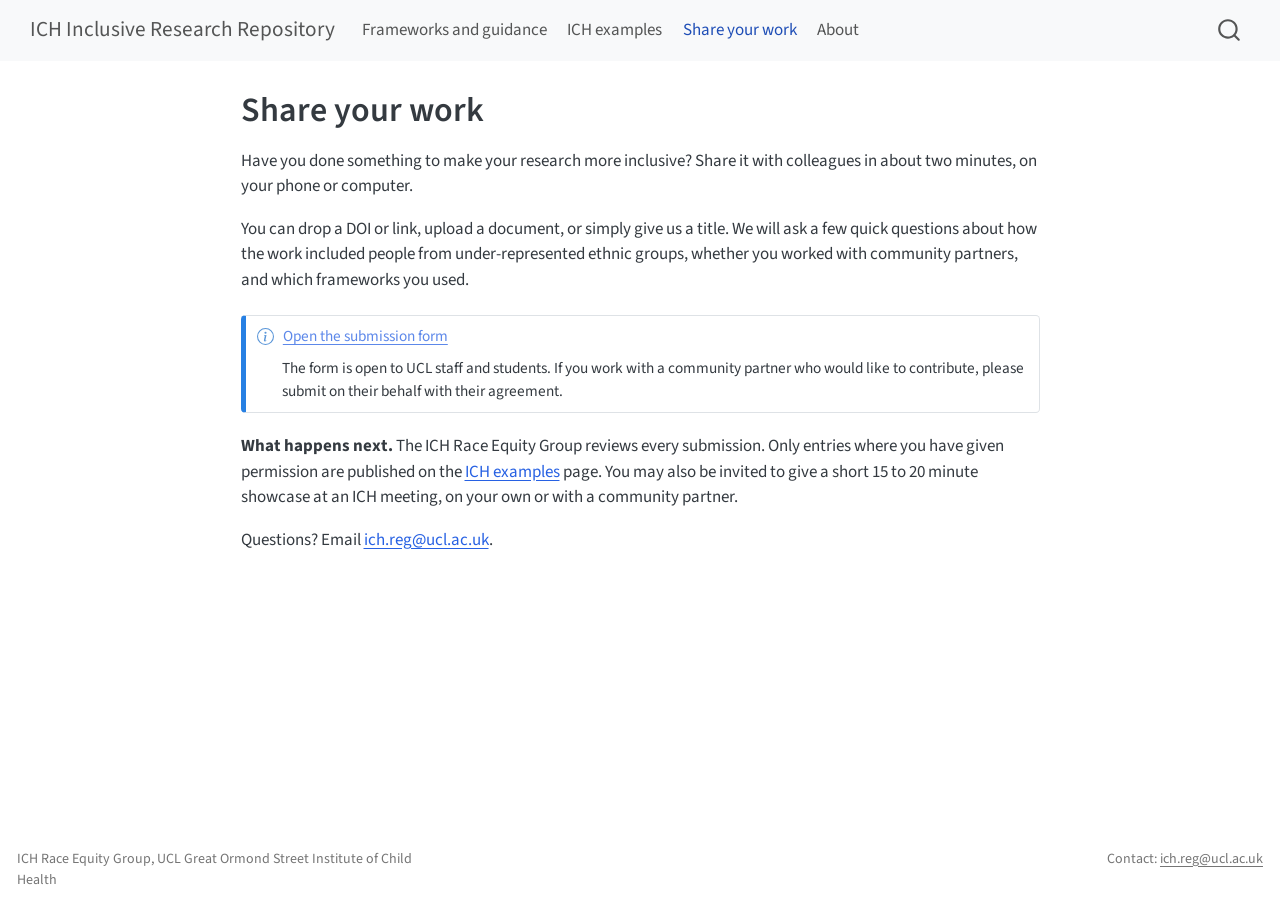
<file: docs/submit.html>
<!DOCTYPE html>
<html xmlns="http://www.w3.org/1999/xhtml" lang="en-GB" xml:lang="en-GB"><head>

<meta charset="utf-8">
<meta name="generator" content="quarto-1.9.38">

<meta name="viewport" content="width=device-width, initial-scale=1.0, user-scalable=yes">


<title>Share your work – ICH Inclusive Research Repository</title>
<style>
/* Default styles provided by pandoc.
** See https://pandoc.org/MANUAL.html#variables-for-html for config info.
*/
code{white-space: pre-wrap;}
span.smallcaps{font-variant: small-caps;}
div.columns{display: flex; gap: min(4vw, 1.5em);}
div.column{flex: auto; overflow-x: auto;}
div.hanging-indent{margin-left: 1.5em; text-indent: -1.5em;}
ul.task-list{list-style: none;}
ul.task-list li input[type="checkbox"] {
  width: 0.8em;
  margin: 0 0.8em 0.2em -1em; /* quarto-specific, see https://github.com/quarto-dev/quarto-cli/issues/4556 */ 
  vertical-align: middle;
}
</style>


<script src="site_libs/quarto-nav/quarto-nav.js"></script>
<script src="site_libs/quarto-nav/headroom.min.js"></script>
<script src="site_libs/clipboard/clipboard.min.js"></script>
<script src="site_libs/quarto-search/autocomplete.umd.js"></script>
<script src="site_libs/quarto-search/fuse.min.js"></script>
<script src="site_libs/quarto-search/quarto-search.js"></script>
<meta name="quarto:offset" content="./">
<script src="site_libs/quarto-html/quarto.js" type="module"></script>
<script src="site_libs/quarto-html/tabsets/tabsets.js" type="module"></script>
<script src="site_libs/quarto-html/popper.min.js"></script>
<script src="site_libs/quarto-html/tippy.umd.min.js"></script>
<script src="site_libs/quarto-html/anchor.min.js"></script>
<link href="site_libs/quarto-html/tippy.css" rel="stylesheet">
<link href="site_libs/quarto-html/quarto-syntax-highlighting-15634bcf2e68342d4ad2dfa704d543f6.css" rel="stylesheet" id="quarto-text-highlighting-styles">
<script src="site_libs/bootstrap/bootstrap.min.js"></script>
<link href="site_libs/bootstrap/bootstrap-icons.css" rel="stylesheet">
<link href="site_libs/bootstrap/bootstrap-158031087360bce0ff56dc785ce39e06.min.css" rel="stylesheet" append-hash="true" id="quarto-bootstrap" data-mode="light">
<script id="quarto-search-options" type="application/json">{
  "location": "navbar",
  "copy-button": false,
  "collapse-after": 3,
  "panel-placement": "end",
  "type": "overlay",
  "limit": 50,
  "keyboard-shortcut": [
    "f",
    "/",
    "s"
  ],
  "show-item-context": false,
  "language": {
    "search-no-results-text": "No results",
    "search-matching-documents-text": "matching documents",
    "search-copy-link-title": "Copy link to search",
    "search-hide-matches-text": "Hide additional matches",
    "search-more-match-text": "more match in this document",
    "search-more-matches-text": "more matches in this document",
    "search-clear-button-title": "Clear",
    "search-text-placeholder": "",
    "search-detached-cancel-button-title": "Cancel",
    "search-submit-button-title": "Submit",
    "search-label": "Search"
  }
}</script>


<link rel="stylesheet" href="styles.css">
</head>

<body class="nav-fixed fullcontent quarto-light">

<div id="quarto-search-results"></div>
  <header id="quarto-header" class="headroom fixed-top">
    <nav class="navbar navbar-expand-lg " data-bs-theme="dark">
      <div class="navbar-container container-fluid">
      <div class="navbar-brand-container mx-auto">
    <a class="navbar-brand" href="./index.html">
    <span class="navbar-title">ICH Inclusive Research Repository</span>
    </a>
  </div>
            <div id="quarto-search" class="" title="Search"></div>
          <button class="navbar-toggler" type="button" data-bs-toggle="collapse" data-bs-target="#navbarCollapse" aria-controls="navbarCollapse" role="menu" aria-expanded="false" aria-label="Toggle navigation" onclick="if (window.quartoToggleHeadroom) { window.quartoToggleHeadroom(); }">
  <span class="navbar-toggler-icon"></span>
</button>
          <div class="collapse navbar-collapse" id="navbarCollapse">
            <ul class="navbar-nav navbar-nav-scroll me-auto">
  <li class="nav-item">
    <a class="nav-link" href="./index.html"> 
<span class="menu-text">Frameworks and guidance</span></a>
  </li>  
  <li class="nav-item">
    <a class="nav-link" href="./examples.html"> 
<span class="menu-text">ICH examples</span></a>
  </li>  
  <li class="nav-item">
    <a class="nav-link active" href="./submit.html" aria-current="page"> 
<span class="menu-text">Share your work</span></a>
  </li>  
  <li class="nav-item">
    <a class="nav-link" href="./about.html"> 
<span class="menu-text">About</span></a>
  </li>  
</ul>
          </div> <!-- /navcollapse -->
            <div class="quarto-navbar-tools">
</div>
      </div> <!-- /container-fluid -->
    </nav>
</header>
<!-- content -->
<div id="quarto-content" class="quarto-container page-columns page-rows-contents page-layout-article page-navbar">
<!-- sidebar -->
<!-- margin-sidebar -->
    
<!-- main -->
<main class="content" id="quarto-document-content">

<header id="title-block-header" class="quarto-title-block default">
<div class="quarto-title">
<h1 class="title">Share your work</h1>
</div>



<div class="quarto-title-meta">

    
  
    
  </div>
  


</header>


<p>Have you done something to make your research more inclusive? Share it with colleagues in about two minutes, on your phone or computer.</p>
<p>You can drop a DOI or link, upload a document, or simply give us a title. We will ask a few quick questions about how the work included people from under-represented ethnic groups, whether you worked with community partners, and which frameworks you used.</p>
<div class="callout callout-style-simple callout-note callout-titled">
<div class="callout-header d-flex align-content-center">
<div class="callout-icon-container">
<i class="callout-icon"></i>
</div>
<div class="callout-title-container flex-fill">
<span class="screen-reader-only">Note</span><a href="FORM_URL_HERE">Open the submission form</a>
</div>
</div>
<div class="callout-body-container callout-body">
<p>The form is open to UCL staff and students. If you work with a community partner who would like to contribute, please submit on their behalf with their agreement.</p>
</div>
</div>
<p><strong>What happens next.</strong> The ICH Race Equity Group reviews every submission. Only entries where you have given permission are published on the <a href="./examples.html">ICH examples</a> page. You may also be invited to give a short 15 to 20 minute showcase at an ICH meeting, on your own or with a community partner.</p>
<p>Questions? Email <a href="mailto:ich.reg@ucl.ac.uk">ich.reg@ucl.ac.uk</a>.</p>



</main> <!-- /main -->
<script id="quarto-html-after-body" type="application/javascript">
  window.document.addEventListener("DOMContentLoaded", function (event) {
    const icon = "";
    const anchorJS = new window.AnchorJS();
    anchorJS.options = {
      placement: 'right',
      icon: icon
    };
    anchorJS.add('.anchored');
    const isCodeAnnotation = (el) => {
      for (const clz of el.classList) {
        if (clz.startsWith('code-annotation-')) {                     
          return true;
        }
      }
      return false;
    }
    const onCopySuccess = function(e) {
      // button target
      const button = e.trigger;
      // don't keep focus
      button.blur();
      // flash "checked"
      button.classList.add('code-copy-button-checked');
      var currentTitle = button.getAttribute("title");
      button.setAttribute("title", "Copied!");
      let tooltip;
      if (window.bootstrap) {
        button.setAttribute("data-bs-toggle", "tooltip");
        button.setAttribute("data-bs-placement", "left");
        button.setAttribute("data-bs-title", "Copied!");
        tooltip = new bootstrap.Tooltip(button, 
          { trigger: "manual", 
            customClass: "code-copy-button-tooltip",
            offset: [0, -8]});
        tooltip.show();    
      }
      setTimeout(function() {
        if (tooltip) {
          tooltip.hide();
          button.removeAttribute("data-bs-title");
          button.removeAttribute("data-bs-toggle");
          button.removeAttribute("data-bs-placement");
        }
        button.setAttribute("title", currentTitle);
        button.classList.remove('code-copy-button-checked');
      }, 1000);
      // clear code selection
      e.clearSelection();
    }
    const getTextToCopy = function(trigger) {
      const outerScaffold = trigger.parentElement.cloneNode(true);
      const codeEl = outerScaffold.querySelector('code');
      for (const childEl of codeEl.children) {
        if (isCodeAnnotation(childEl)) {
          childEl.remove();
        }
      }
      return codeEl.innerText;
    }
    const clipboard = new window.ClipboardJS('.code-copy-button:not([data-in-quarto-modal])', {
      text: getTextToCopy
    });
    clipboard.on('success', onCopySuccess);
    if (window.document.getElementById('quarto-embedded-source-code-modal')) {
      const clipboardModal = new window.ClipboardJS('.code-copy-button[data-in-quarto-modal]', {
        text: getTextToCopy,
        container: window.document.getElementById('quarto-embedded-source-code-modal')
      });
      clipboardModal.on('success', onCopySuccess);
    }
      var localhostRegex = new RegExp(/^(?:http|https):\/\/localhost\:?[0-9]*\//);
      var mailtoRegex = new RegExp(/^mailto:/);
        var filterRegex = new RegExp('/' + window.location.host + '/');
      var isInternal = (href) => {
          return filterRegex.test(href) || localhostRegex.test(href) || mailtoRegex.test(href);
      }
      // Inspect non-navigation links and adorn them if external
     var links = window.document.querySelectorAll('a[href]:not(.nav-link):not(.navbar-brand):not(.toc-action):not(.sidebar-link):not(.sidebar-item-toggle):not(.pagination-link):not(.no-external):not([aria-hidden]):not(.dropdown-item):not(.quarto-navigation-tool):not(.about-link)');
      for (var i=0; i<links.length; i++) {
        const link = links[i];
        if (!isInternal(link.href)) {
          // undo the damage that might have been done by quarto-nav.js in the case of
          // links that we want to consider external
          if (link.dataset.originalHref !== undefined) {
            link.href = link.dataset.originalHref;
          }
        }
      }
    function tippyHover(el, contentFn, onTriggerFn, onUntriggerFn) {
      const config = {
        allowHTML: true,
        maxWidth: 500,
        delay: 100,
        arrow: false,
        appendTo: function(el) {
            return el.parentElement;
        },
        interactive: true,
        interactiveBorder: 10,
        theme: 'quarto',
        placement: 'bottom-start',
      };
      if (contentFn) {
        config.content = contentFn;
      }
      if (onTriggerFn) {
        config.onTrigger = onTriggerFn;
      }
      if (onUntriggerFn) {
        config.onUntrigger = onUntriggerFn;
      }
      window.tippy(el, config); 
    }
    const noterefs = window.document.querySelectorAll('a[role="doc-noteref"]');
    for (var i=0; i<noterefs.length; i++) {
      const ref = noterefs[i];
      tippyHover(ref, function() {
        // use id or data attribute instead here
        let href = ref.getAttribute('data-footnote-href') || ref.getAttribute('href');
        try { href = new URL(href).hash; } catch {}
        const id = href.replace(/^#\/?/, "");
        const note = window.document.getElementById(id);
        if (note) {
          return note.innerHTML;
        } else {
          return "";
        }
      });
    }
    const xrefs = window.document.querySelectorAll('a.quarto-xref');
    const processXRef = (id, note) => {
      // Strip column container classes
      const stripColumnClz = (el) => {
        el.classList.remove("page-full", "page-columns");
        if (el.children) {
          for (const child of el.children) {
            stripColumnClz(child);
          }
        }
      }
      stripColumnClz(note)
      if (id === null || id.startsWith('sec-')) {
        // Special case sections, only their first couple elements
        const container = document.createElement("div");
        if (note.children && note.children.length > 2) {
          container.appendChild(note.children[0].cloneNode(true));
          for (let i = 1; i < note.children.length; i++) {
            const child = note.children[i];
            if (child.tagName === "P" && child.innerText === "") {
              continue;
            } else {
              container.appendChild(child.cloneNode(true));
              break;
            }
          }
          if (window.Quarto?.typesetMath) {
            window.Quarto.typesetMath(container);
          }
          return container.innerHTML
        } else {
          if (window.Quarto?.typesetMath) {
            window.Quarto.typesetMath(note);
          }
          return note.innerHTML;
        }
      } else {
        // Remove any anchor links if they are present
        const anchorLink = note.querySelector('a.anchorjs-link');
        if (anchorLink) {
          anchorLink.remove();
        }
        if (window.Quarto?.typesetMath) {
          window.Quarto.typesetMath(note);
        }
        if (note.classList.contains("callout")) {
          return note.outerHTML;
        } else {
          return note.innerHTML;
        }
      }
    }
    for (var i=0; i<xrefs.length; i++) {
      const xref = xrefs[i];
      tippyHover(xref, undefined, function(instance) {
        instance.disable();
        let url = xref.getAttribute('href');
        let hash = undefined; 
        if (url.startsWith('#')) {
          hash = url;
        } else {
          try { hash = new URL(url).hash; } catch {}
        }
        if (hash) {
          const id = hash.replace(/^#\/?/, "");
          const note = window.document.getElementById(id);
          if (note !== null) {
            try {
              const html = processXRef(id, note.cloneNode(true));
              instance.setContent(html);
            } finally {
              instance.enable();
              instance.show();
            }
          } else {
            // See if we can fetch this
            fetch(url.split('#')[0])
            .then(res => res.text())
            .then(html => {
              const parser = new DOMParser();
              const htmlDoc = parser.parseFromString(html, "text/html");
              const note = htmlDoc.getElementById(id);
              if (note !== null) {
                const html = processXRef(id, note);
                instance.setContent(html);
              } 
            }).finally(() => {
              instance.enable();
              instance.show();
            });
          }
        } else {
          // See if we can fetch a full url (with no hash to target)
          // This is a special case and we should probably do some content thinning / targeting
          fetch(url)
          .then(res => res.text())
          .then(html => {
            const parser = new DOMParser();
            const htmlDoc = parser.parseFromString(html, "text/html");
            const note = htmlDoc.querySelector('main.content');
            if (note !== null) {
              // This should only happen for chapter cross references
              // (since there is no id in the URL)
              // remove the first header
              if (note.children.length > 0 && note.children[0].tagName === "HEADER") {
                note.children[0].remove();
              }
              const html = processXRef(null, note);
              instance.setContent(html);
            } 
          }).finally(() => {
            instance.enable();
            instance.show();
          });
        }
      }, function(instance) {
      });
    }
        let selectedAnnoteEl;
        const selectorForAnnotation = ( cell, annotation) => {
          let cellAttr = 'data-code-cell="' + cell + '"';
          let lineAttr = 'data-code-annotation="' +  annotation + '"';
          const selector = 'span[' + cellAttr + '][' + lineAttr + ']';
          return selector;
        }
        const selectCodeLines = (annoteEl) => {
          const doc = window.document;
          const targetCell = annoteEl.getAttribute("data-target-cell");
          const targetAnnotation = annoteEl.getAttribute("data-target-annotation");
          const annoteSpan = window.document.querySelector(selectorForAnnotation(targetCell, targetAnnotation));
          const lines = annoteSpan.getAttribute("data-code-lines").split(",");
          const lineIds = lines.map((line) => {
            return targetCell + "-" + line;
          })
          let top = null;
          let height = null;
          let parent = null;
          if (lineIds.length > 0) {
              //compute the position of the single el (top and bottom and make a div)
              const el = window.document.getElementById(lineIds[0]);
              top = el.offsetTop;
              height = el.offsetHeight;
              parent = el.parentElement.parentElement;
            if (lineIds.length > 1) {
              const lastEl = window.document.getElementById(lineIds[lineIds.length - 1]);
              const bottom = lastEl.offsetTop + lastEl.offsetHeight;
              height = bottom - top;
            }
            if (top !== null && height !== null && parent !== null) {
              // cook up a div (if necessary) and position it 
              let div = window.document.getElementById("code-annotation-line-highlight");
              if (div === null) {
                div = window.document.createElement("div");
                div.setAttribute("id", "code-annotation-line-highlight");
                div.style.position = 'absolute';
                parent.appendChild(div);
              }
              div.style.top = top - 2 + "px";
              div.style.height = height + 4 + "px";
              div.style.left = 0;
              let gutterDiv = window.document.getElementById("code-annotation-line-highlight-gutter");
              if (gutterDiv === null) {
                gutterDiv = window.document.createElement("div");
                gutterDiv.setAttribute("id", "code-annotation-line-highlight-gutter");
                gutterDiv.style.position = 'absolute';
                const codeCell = window.document.getElementById(targetCell);
                const gutter = codeCell.querySelector('.code-annotation-gutter');
                gutter.appendChild(gutterDiv);
              }
              gutterDiv.style.top = top - 2 + "px";
              gutterDiv.style.height = height + 4 + "px";
            }
            selectedAnnoteEl = annoteEl;
          }
        };
        const unselectCodeLines = () => {
          const elementsIds = ["code-annotation-line-highlight", "code-annotation-line-highlight-gutter"];
          elementsIds.forEach((elId) => {
            const div = window.document.getElementById(elId);
            if (div) {
              div.remove();
            }
          });
          selectedAnnoteEl = undefined;
        };
          // Handle positioning of the toggle
      window.addEventListener(
        "resize",
        throttle(() => {
          elRect = undefined;
          if (selectedAnnoteEl) {
            selectCodeLines(selectedAnnoteEl);
          }
        }, 10)
      );
      function throttle(fn, ms) {
      let throttle = false;
      let timer;
        return (...args) => {
          if(!throttle) { // first call gets through
              fn.apply(this, args);
              throttle = true;
          } else { // all the others get throttled
              if(timer) clearTimeout(timer); // cancel #2
              timer = setTimeout(() => {
                fn.apply(this, args);
                timer = throttle = false;
              }, ms);
          }
        };
      }
        // Attach click handler to the DT
        const annoteDls = window.document.querySelectorAll('dt[data-target-cell]');
        for (const annoteDlNode of annoteDls) {
          annoteDlNode.addEventListener('click', (event) => {
            const clickedEl = event.target;
            if (clickedEl !== selectedAnnoteEl) {
              unselectCodeLines();
              const activeEl = window.document.querySelector('dt[data-target-cell].code-annotation-active');
              if (activeEl) {
                activeEl.classList.remove('code-annotation-active');
              }
              selectCodeLines(clickedEl);
              clickedEl.classList.add('code-annotation-active');
            } else {
              // Unselect the line
              unselectCodeLines();
              clickedEl.classList.remove('code-annotation-active');
            }
          });
        }
    const findCites = (el) => {
      const parentEl = el.parentElement;
      if (parentEl) {
        const cites = parentEl.dataset.cites;
        if (cites) {
          return {
            el,
            cites: cites.split(' ')
          };
        } else {
          return findCites(el.parentElement)
        }
      } else {
        return undefined;
      }
    };
    var bibliorefs = window.document.querySelectorAll('a[role="doc-biblioref"]');
    for (var i=0; i<bibliorefs.length; i++) {
      const ref = bibliorefs[i];
      const citeInfo = findCites(ref);
      if (citeInfo) {
        tippyHover(citeInfo.el, function() {
          var popup = window.document.createElement('div');
          citeInfo.cites.forEach(function(cite) {
            var citeDiv = window.document.createElement('div');
            citeDiv.classList.add('hanging-indent');
            citeDiv.classList.add('csl-entry');
            var biblioDiv = window.document.getElementById('ref-' + cite);
            if (biblioDiv) {
              citeDiv.innerHTML = biblioDiv.innerHTML;
            }
            popup.appendChild(citeDiv);
          });
          return popup.innerHTML;
        });
      }
    }
  });
  </script>
</div> <!-- /content -->
<footer class="footer">
  <div class="nav-footer">
    <div class="nav-footer-left">
<p>ICH Race Equity Group, UCL Great Ormond Street Institute of Child Health</p>
</div>   
    <div class="nav-footer-center">
      &nbsp;
    </div>
    <div class="nav-footer-right">
<p>Contact: <a href="mailto:ich.reg@ucl.ac.uk">ich.reg@ucl.ac.uk</a></p>
</div>
  </div>
</footer>




</body></html>
</file>
<file: docs/site_libs/quarto-html/tippy.css>
.tippy-box[data-animation=fade][data-state=hidden]{opacity:0}[data-tippy-root]{max-width:calc(100vw - 10px)}.tippy-box{position:relative;background-color:#333;color:#fff;border-radius:4px;font-size:14px;line-height:1.4;white-space:normal;outline:0;transition-property:transform,visibility,opacity}.tippy-box[data-placement^=top]>.tippy-arrow{bottom:0}.tippy-box[data-placement^=top]>.tippy-arrow:before{bottom:-7px;left:0;border-width:8px 8px 0;border-top-color:initial;transform-origin:center top}.tippy-box[data-placement^=bottom]>.tippy-arrow{top:0}.tippy-box[data-placement^=bottom]>.tippy-arrow:before{top:-7px;left:0;border-width:0 8px 8px;border-bottom-color:initial;transform-origin:center bottom}.tippy-box[data-placement^=left]>.tippy-arrow{right:0}.tippy-box[data-placement^=left]>.tippy-arrow:before{border-width:8px 0 8px 8px;border-left-color:initial;right:-7px;transform-origin:center left}.tippy-box[data-placement^=right]>.tippy-arrow{left:0}.tippy-box[data-placement^=right]>.tippy-arrow:before{left:-7px;border-width:8px 8px 8px 0;border-right-color:initial;transform-origin:center right}.tippy-box[data-inertia][data-state=visible]{transition-timing-function:cubic-bezier(.54,1.5,.38,1.11)}.tippy-arrow{width:16px;height:16px;color:#333}.tippy-arrow:before{content:"";position:absolute;border-color:transparent;border-style:solid}.tippy-content{position:relative;padding:5px 9px;z-index:1}
</file>
<file: docs/site_libs/quarto-html/quarto-syntax-highlighting-15634bcf2e68342d4ad2dfa704d543f6.css>
/* quarto syntax highlight colors */
:root {
  --quarto-hl-ot-color: #003B4F;
  --quarto-hl-at-color: #657422;
  --quarto-hl-ss-color: #20794D;
  --quarto-hl-an-color: #5E5E5E;
  --quarto-hl-fu-color: #4758AB;
  --quarto-hl-st-color: #20794D;
  --quarto-hl-cf-color: #003B4F;
  --quarto-hl-op-color: #5E5E5E;
  --quarto-hl-er-color: #AD0000;
  --quarto-hl-bn-color: #AD0000;
  --quarto-hl-al-color: #AD0000;
  --quarto-hl-va-color: #111111;
  --quarto-hl-bu-color: inherit;
  --quarto-hl-ex-color: inherit;
  --quarto-hl-pp-color: #AD0000;
  --quarto-hl-in-color: #5E5E5E;
  --quarto-hl-vs-color: #20794D;
  --quarto-hl-wa-color: #5E5E5E;
  --quarto-hl-do-color: #5E5E5E;
  --quarto-hl-im-color: #00769E;
  --quarto-hl-ch-color: #20794D;
  --quarto-hl-dt-color: #AD0000;
  --quarto-hl-fl-color: #AD0000;
  --quarto-hl-co-color: #5E5E5E;
  --quarto-hl-cv-color: #5E5E5E;
  --quarto-hl-cn-color: #8f5902;
  --quarto-hl-sc-color: #5E5E5E;
  --quarto-hl-dv-color: #AD0000;
  --quarto-hl-kw-color: #003B4F;
}

/* other quarto variables */
:root {
  --quarto-font-monospace: SFMono-Regular, Menlo, Monaco, Consolas, "Liberation Mono", "Courier New", monospace;
}

/* syntax highlight based on Pandoc's rules */
pre > code.sourceCode > span {
  color: #003B4F;
}

code.sourceCode > span {
  color: #003B4F;
}

div.sourceCode,
div.sourceCode pre.sourceCode {
  color: #003B4F;
}

/* Normal */
code span {
  color: #003B4F;
}

/* Alert */
code span.al {
  color: #AD0000;
  font-style: inherit;
}

/* Annotation */
code span.an {
  color: #5E5E5E;
  font-style: inherit;
}

/* Attribute */
code span.at {
  color: #657422;
  font-style: inherit;
}

/* BaseN */
code span.bn {
  color: #AD0000;
  font-style: inherit;
}

/* BuiltIn */
code span.bu {
  font-style: inherit;
}

/* ControlFlow */
code span.cf {
  color: #003B4F;
  font-weight: bold;
  font-style: inherit;
}

/* Char */
code span.ch {
  color: #20794D;
  font-style: inherit;
}

/* Constant */
code span.cn {
  color: #8f5902;
  font-style: inherit;
}

/* Comment */
code span.co {
  color: #5E5E5E;
  font-style: inherit;
}

/* CommentVar */
code span.cv {
  color: #5E5E5E;
  font-style: italic;
}

/* Documentation */
code span.do {
  color: #5E5E5E;
  font-style: italic;
}

/* DataType */
code span.dt {
  color: #AD0000;
  font-style: inherit;
}

/* DecVal */
code span.dv {
  color: #AD0000;
  font-style: inherit;
}

/* Error */
code span.er {
  color: #AD0000;
  font-style: inherit;
}

/* Extension */
code span.ex {
  font-style: inherit;
}

/* Float */
code span.fl {
  color: #AD0000;
  font-style: inherit;
}

/* Function */
code span.fu {
  color: #4758AB;
  font-style: inherit;
}

/* Import */
code span.im {
  color: #00769E;
  font-style: inherit;
}

/* Information */
code span.in {
  color: #5E5E5E;
  font-style: inherit;
}

/* Keyword */
code span.kw {
  color: #003B4F;
  font-weight: bold;
  font-style: inherit;
}

/* Operator */
code span.op {
  color: #5E5E5E;
  font-style: inherit;
}

/* Other */
code span.ot {
  color: #003B4F;
  font-style: inherit;
}

/* Preprocessor */
code span.pp {
  color: #AD0000;
  font-style: inherit;
}

/* SpecialChar */
code span.sc {
  color: #5E5E5E;
  font-style: inherit;
}

/* SpecialString */
code span.ss {
  color: #20794D;
  font-style: inherit;
}

/* String */
code span.st {
  color: #20794D;
  font-style: inherit;
}

/* Variable */
code span.va {
  color: #111111;
  font-style: inherit;
}

/* VerbatimString */
code span.vs {
  color: #20794D;
  font-style: inherit;
}

/* Warning */
code span.wa {
  color: #5E5E5E;
  font-style: italic;
}

.prevent-inlining {
  content: "</";
}

/*# sourceMappingURL=f23921c56f73e400b49028c9186a1aa0.css.map */
</file>
<file: docs/styles.css>
/* ICH Inclusive Research Repository */

.filters {
  display: grid;
  grid-template-columns: repeat(auto-fit, minmax(220px, 1fr));
  gap: 0.75rem 1.25rem;
  margin: 1rem 0 0.5rem;
}

.result-count {
  margin: 0.75rem 0;
  font-weight: 600;
}

.cards {
  display: grid;
  grid-template-columns: repeat(auto-fill, minmax(300px, 1fr));
  gap: 1rem;
}

.card-item {
  border: 1px solid #d0d5dd;
  border-radius: 8px;
  padding: 1rem 1.1rem;
  background: #ffffff;
  display: flex;
  flex-direction: column;
  gap: 0.5rem;
}

.card-item h3 {
  font-size: 1.05rem;
  line-height: 1.35;
  margin: 0;
}

.card-item .publisher {
  color: #475467;
  font-size: 0.9rem;
  margin: 0;
}

.card-item .desc {
  font-size: 0.95rem;
  margin: 0;
}

.tags {
  display: flex;
  flex-wrap: wrap;
  gap: 0.35rem;
  margin-top: auto;
}

.tag {
  font-size: 0.78rem;
  padding: 0.15rem 0.5rem;
  border-radius: 999px;
  background: #eef2f6;
  color: #1d2939;
}

.tag.costing {
  background: #fff4e5;
  color: #7a3e00;
  border: 1px solid #f5c48a;
}

.tag.dept {
  background: #eaf4ee;
  color: #1e4d33;
}

.empty {
  padding: 1.25rem;
  border: 1px dashed #98a2b3;
  border-radius: 8px;
}

@media (max-width: 600px) {
  .cards { grid-template-columns: 1fr; }
}
</file>
<file: README_files/libs/quarto-html/tippy.css>
.tippy-box[data-animation=fade][data-state=hidden]{opacity:0}[data-tippy-root]{max-width:calc(100vw - 10px)}.tippy-box{position:relative;background-color:#333;color:#fff;border-radius:4px;font-size:14px;line-height:1.4;white-space:normal;outline:0;transition-property:transform,visibility,opacity}.tippy-box[data-placement^=top]>.tippy-arrow{bottom:0}.tippy-box[data-placement^=top]>.tippy-arrow:before{bottom:-7px;left:0;border-width:8px 8px 0;border-top-color:initial;transform-origin:center top}.tippy-box[data-placement^=bottom]>.tippy-arrow{top:0}.tippy-box[data-placement^=bottom]>.tippy-arrow:before{top:-7px;left:0;border-width:0 8px 8px;border-bottom-color:initial;transform-origin:center bottom}.tippy-box[data-placement^=left]>.tippy-arrow{right:0}.tippy-box[data-placement^=left]>.tippy-arrow:before{border-width:8px 0 8px 8px;border-left-color:initial;right:-7px;transform-origin:center left}.tippy-box[data-placement^=right]>.tippy-arrow{left:0}.tippy-box[data-placement^=right]>.tippy-arrow:before{left:-7px;border-width:8px 8px 8px 0;border-right-color:initial;transform-origin:center right}.tippy-box[data-inertia][data-state=visible]{transition-timing-function:cubic-bezier(.54,1.5,.38,1.11)}.tippy-arrow{width:16px;height:16px;color:#333}.tippy-arrow:before{content:"";position:absolute;border-color:transparent;border-style:solid}.tippy-content{position:relative;padding:5px 9px;z-index:1}
</file>
<file: README_files/libs/quarto-html/quarto-syntax-highlighting-15634bcf2e68342d4ad2dfa704d543f6.css>
/* quarto syntax highlight colors */
:root {
  --quarto-hl-ot-color: #003B4F;
  --quarto-hl-at-color: #657422;
  --quarto-hl-ss-color: #20794D;
  --quarto-hl-an-color: #5E5E5E;
  --quarto-hl-fu-color: #4758AB;
  --quarto-hl-st-color: #20794D;
  --quarto-hl-cf-color: #003B4F;
  --quarto-hl-op-color: #5E5E5E;
  --quarto-hl-er-color: #AD0000;
  --quarto-hl-bn-color: #AD0000;
  --quarto-hl-al-color: #AD0000;
  --quarto-hl-va-color: #111111;
  --quarto-hl-bu-color: inherit;
  --quarto-hl-ex-color: inherit;
  --quarto-hl-pp-color: #AD0000;
  --quarto-hl-in-color: #5E5E5E;
  --quarto-hl-vs-color: #20794D;
  --quarto-hl-wa-color: #5E5E5E;
  --quarto-hl-do-color: #5E5E5E;
  --quarto-hl-im-color: #00769E;
  --quarto-hl-ch-color: #20794D;
  --quarto-hl-dt-color: #AD0000;
  --quarto-hl-fl-color: #AD0000;
  --quarto-hl-co-color: #5E5E5E;
  --quarto-hl-cv-color: #5E5E5E;
  --quarto-hl-cn-color: #8f5902;
  --quarto-hl-sc-color: #5E5E5E;
  --quarto-hl-dv-color: #AD0000;
  --quarto-hl-kw-color: #003B4F;
}

/* other quarto variables */
:root {
  --quarto-font-monospace: SFMono-Regular, Menlo, Monaco, Consolas, "Liberation Mono", "Courier New", monospace;
}

/* syntax highlight based on Pandoc's rules */
pre > code.sourceCode > span {
  color: #003B4F;
}

code.sourceCode > span {
  color: #003B4F;
}

div.sourceCode,
div.sourceCode pre.sourceCode {
  color: #003B4F;
}

/* Normal */
code span {
  color: #003B4F;
}

/* Alert */
code span.al {
  color: #AD0000;
  font-style: inherit;
}

/* Annotation */
code span.an {
  color: #5E5E5E;
  font-style: inherit;
}

/* Attribute */
code span.at {
  color: #657422;
  font-style: inherit;
}

/* BaseN */
code span.bn {
  color: #AD0000;
  font-style: inherit;
}

/* BuiltIn */
code span.bu {
  font-style: inherit;
}

/* ControlFlow */
code span.cf {
  color: #003B4F;
  font-weight: bold;
  font-style: inherit;
}

/* Char */
code span.ch {
  color: #20794D;
  font-style: inherit;
}

/* Constant */
code span.cn {
  color: #8f5902;
  font-style: inherit;
}

/* Comment */
code span.co {
  color: #5E5E5E;
  font-style: inherit;
}

/* CommentVar */
code span.cv {
  color: #5E5E5E;
  font-style: italic;
}

/* Documentation */
code span.do {
  color: #5E5E5E;
  font-style: italic;
}

/* DataType */
code span.dt {
  color: #AD0000;
  font-style: inherit;
}

/* DecVal */
code span.dv {
  color: #AD0000;
  font-style: inherit;
}

/* Error */
code span.er {
  color: #AD0000;
  font-style: inherit;
}

/* Extension */
code span.ex {
  font-style: inherit;
}

/* Float */
code span.fl {
  color: #AD0000;
  font-style: inherit;
}

/* Function */
code span.fu {
  color: #4758AB;
  font-style: inherit;
}

/* Import */
code span.im {
  color: #00769E;
  font-style: inherit;
}

/* Information */
code span.in {
  color: #5E5E5E;
  font-style: inherit;
}

/* Keyword */
code span.kw {
  color: #003B4F;
  font-weight: bold;
  font-style: inherit;
}

/* Operator */
code span.op {
  color: #5E5E5E;
  font-style: inherit;
}

/* Other */
code span.ot {
  color: #003B4F;
  font-style: inherit;
}

/* Preprocessor */
code span.pp {
  color: #AD0000;
  font-style: inherit;
}

/* SpecialChar */
code span.sc {
  color: #5E5E5E;
  font-style: inherit;
}

/* SpecialString */
code span.ss {
  color: #20794D;
  font-style: inherit;
}

/* String */
code span.st {
  color: #20794D;
  font-style: inherit;
}

/* Variable */
code span.va {
  color: #111111;
  font-style: inherit;
}

/* VerbatimString */
code span.vs {
  color: #20794D;
  font-style: inherit;
}

/* Warning */
code span.wa {
  color: #5E5E5E;
  font-style: italic;
}

.prevent-inlining {
  content: "</";
}

/*# sourceMappingURL=f23921c56f73e400b49028c9186a1aa0.css.map */
</file>
